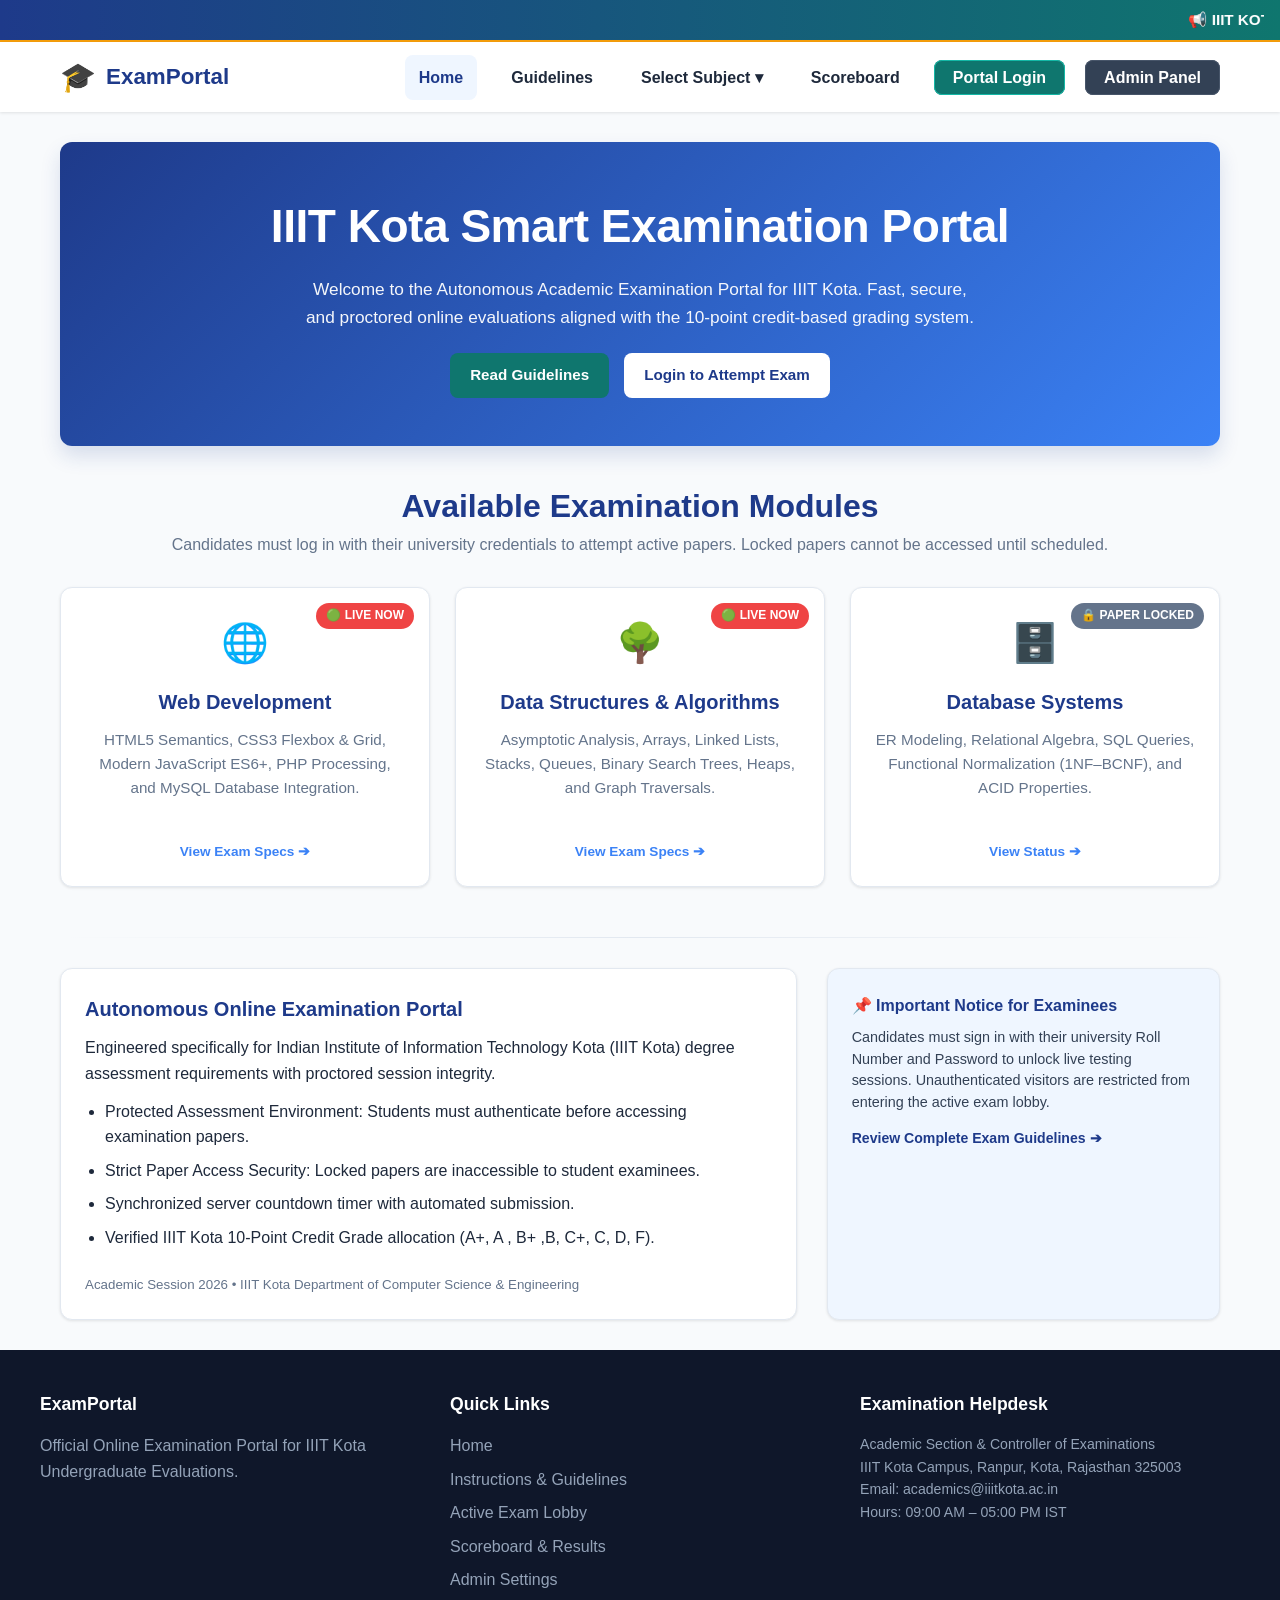
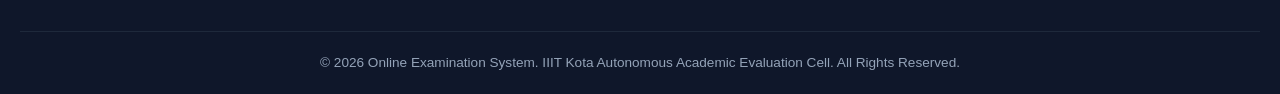
<file: index.html>
<!DOCTYPE html>
<html lang="en">
<head>
    <meta charset="UTF-8">
    <meta http-equiv="refresh" content="0; url=frontend/index.html">
    <title>Redirecting to Online Exam System...</title>
    <script>
        window.location.replace("frontend/index.html");
    </script>
</head>
<body>
    <p>Redirecting to <a href="frontend/index.html">IIIT Kota Online Exam Portal...</a></p>
</body>
</html>
</file>
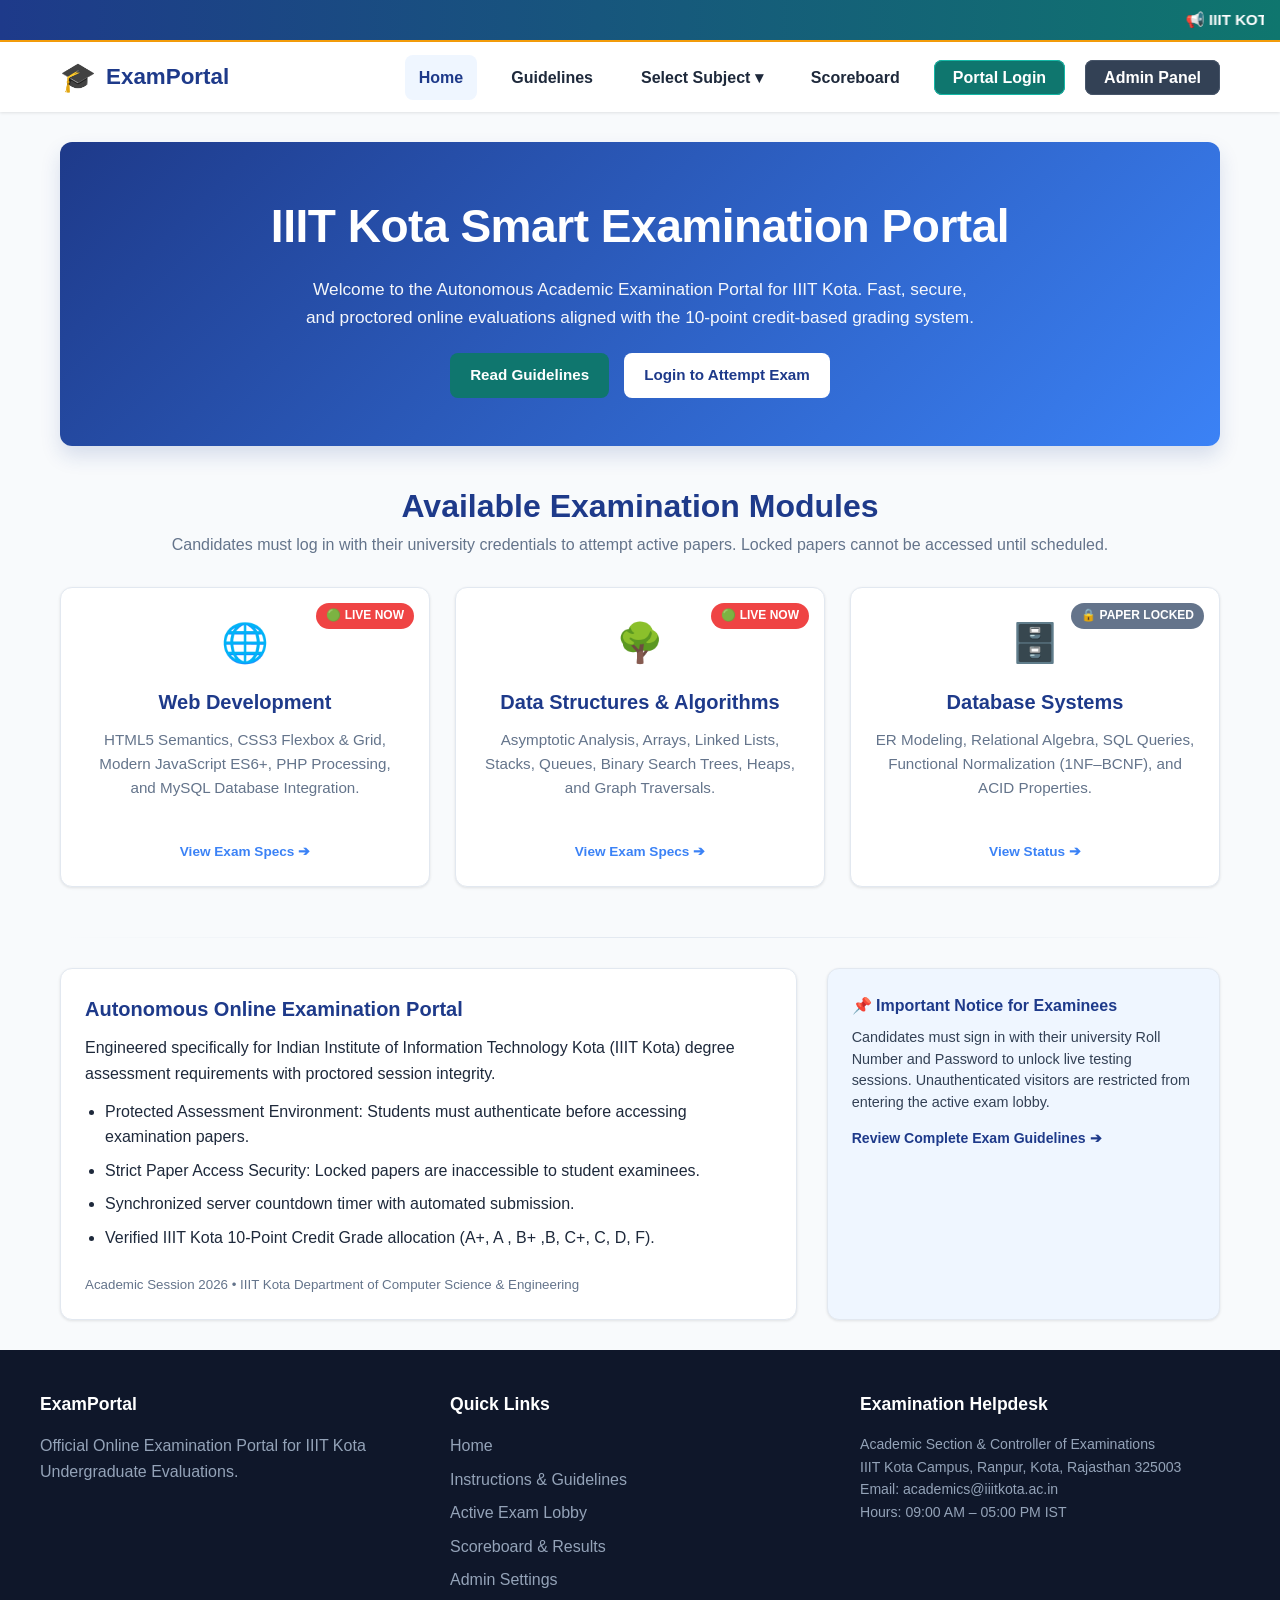
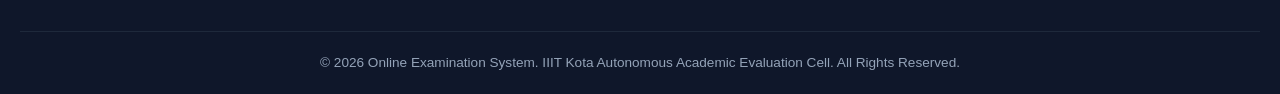
<file: frontend/index.html>
<!DOCTYPE html>
<html lang="en">

<head>
    <meta charset="UTF-8">
    <meta name="viewport" content="width=device-width, initial-scale=1.0">
    <title>IIIT Kota Online Examination Portal | Home</title>
    <link rel="stylesheet" href="css/style.css">
    <link rel="stylesheet" href="css/animations.css">
</head>

<body>

    <!-- Marquee Notice Banner -->
    <div class="notice-marquee-container">
        <marquee behavior="scroll" direction="left" scrollamount="5" onmouseover="this.stop();"
            onmouseout="this.start();">
            📢 <strong>IIIT KOTA EXAM NOTICE:</strong> B.Tech Semester Online Examinations are live! Candidates must
            log in with their Roll Number before attempting an exam. Locked papers are restricted until scheduled
            session commencement.
        </marquee>
    </div>

    <!-- Header & Navigation -->
    <header class="site-header">
        <nav class="navbar">
            <div class="brand-logo">
                <span class="logo-icon">🎓</span>
                <span>ExamPortal</span>
            </div>

            <ul class="nav-links">
                <li class="nav-item"><a href="index.html" class="nav-link active">Home</a></li>
                <li class="nav-item"><a href="instructions.html" class="nav-link">Guidelines</a></li>

                <li class="nav-item dropdown">
                    <a href="#" class="nav-link">Select Subject ▾</a>
                    <ul class="dropdown-menu">
                        <li><a href="login.html?subject=WT">Web Development (CS201) [Live]</a></li>
                        <li><a href="login.html?subject=DS">Data Structures &amp; Algorithms (CS202) [Live]</a></li>
                        <li><a href="exam.html?subject=DBMS">Database Systems (CS203) [Locked]</a></li>
                    </ul>
                </li>

                <li class="nav-item"><a href="results.html" class="nav-link">Scoreboard</a></li>
                <li class="nav-item" id="navAuthSlot">
                    <a href="login.html" class="btn-nav btn-nav-accent hover-scale">Portal Login</a>
                </li>
                <li class="nav-item">
                    <a href="admin.html" class="btn-nav btn-nav-admin hover-scale">Admin Panel</a>
                </li>
            </ul>
        </nav>
    </header>

    <!-- Main Container -->
    <main class="container">

        <!-- Hero Section -->
        <section class="hero-banner animate-fade-in">
            <h1><big>IIIT Kota Smart Examination Portal</big></h1>
            <p>Welcome to the Autonomous Academic Examination Portal for IIIT Kota. Fast, secure, and proctored online
                evaluations aligned with the 10-point credit-based grading system.</p>
            <div class="hero-actions">
                <a href="instructions.html" class="btn btn-secondary hover-scale">Read Guidelines</a>
                <a id="heroActionBtn" href="login.html?subject=WT" class="btn btn-white hover-scale">Login to Attempt
                    Exam</a>
            </div>
        </section>

        <!-- Subject Examination Modules -->
        <section>
            <div class="section-title">
                <h2>Available Examination Modules</h2>
                <p>Candidates must log in with their university credentials to attempt active papers. Locked papers
                    cannot be accessed until scheduled.</p>
            </div>

            <div class="card-grid">

                <!-- Module 1: Web Development -->
                <div class="card-3d-scene">
                    <div class="card-3d-inner">
                        <div class="card-3d-front">
                            <span class="card-badge badge-live">Live Now</span>
                            <div class="card-icon">🌐</div>
                            <h3 class="card-title">Web Development</h3>
                            <p class="card-body">HTML5 Semantics, CSS3 Flexbox &amp; Grid, Modern JavaScript ES6+, PHP
                                Processing, and MySQL Database Integration.</p>
                            <span class="card-link-hint">View Exam Specs ➔</span>
                        </div>
                        <div class="card-3d-back">
                            <h3>CS201 Specifications</h3>
                            <p><strong>Total Marks:</strong> 10 (5 MCQs)<br><strong>Duration:</strong> 10
                                Minutes<br><strong>Status:</strong> Active (Login Required)</p>
                            <a href="login.html?subject=WT" class="btn btn-white hover-scale card-test-btn"
                                data-subject="WT">Login to Start Test</a>
                        </div>
                    </div>
                </div>

                <!-- Module 2: Data Structures & Algorithms -->
                <div class="card-3d-scene">
                    <div class="card-3d-inner">
                        <div class="card-3d-front">
                            <span class="card-badge badge-live">Live Now</span>
                            <div class="card-icon">🌳</div>
                            <h3 class="card-title">Data Structures &amp; Algorithms</h3>
                            <p class="card-body">Asymptotic Analysis, Arrays, Linked Lists, Stacks, Queues, Binary
                                Search Trees, Heaps, and Graph Traversals.</p>
                            <span class="card-link-hint">View Exam Specs ➔</span>
                        </div>
                        <div class="card-3d-back">
                            <h3>CS202 Specifications</h3>
                            <p><strong>Total Marks:</strong> 10 (5 MCQs)<br><strong>Duration:</strong> 10
                                Minutes<br><strong>Status:</strong> Active (Login Required)</p>
                            <a href="login.html?subject=DS" class="btn btn-white hover-scale card-test-btn"
                                data-subject="DS">Login to Start Test</a>
                        </div>
                    </div>
                </div>

                <!-- Module 3: Database Systems (Locked) -->
                <div class="card-3d-scene">
                    <div class="card-3d-inner">
                        <div class="card-3d-front">
                            <span class="card-badge badge-locked">🔒 Paper Locked</span>
                            <div class="card-icon">🗄️</div>
                            <h3 class="card-title">Database Systems</h3>
                            <p class="card-body">ER Modeling, Relational Algebra, SQL Queries, Functional Normalization
                                (1NF–BCNF), and ACID Properties.</p>
                            <span class="card-link-hint">View Status ➔</span>
                        </div>
                        <div class="card-3d-back">
                            <h3>CS203 Locked Paper</h3>
                            <p><strong>Status:</strong> Upcoming / Locked<br><strong>Access:</strong> Restricted to
                                Students<br><strong>Note:</strong> Paper sealed by Admin</p>
                            <a href="exam.html?subject=DBMS" class="btn btn-white hover-scale">View Lock Notice</a>
                        </div>
                    </div>
                </div>

            </div>
        </section>

        <hr class="custom-hr">

        <!-- Info Section -->
        <section class="info-section-grid">
            <article class="ui-card hover-lift info-article">
                <h3 class="card-title">Autonomous Online Examination Portal</h3>
                <p class="mb-12">Engineered specifically for Indian Institute of Information Technology Kota (IIIT
                    Kota) degree assessment requirements with proctored session integrity.</p>
                <ul class="content-list">
                    <li>Protected Assessment Environment: Students must authenticate before accessing examination
                        papers.</li>
                    <li>Strict Paper Access Security: Locked papers are inaccessible to student examinees.</li>
                    <li>Synchronized server countdown timer with automated submission.</li>
                    <li>Verified IIIT Kota 10-Point Credit Grade allocation (A+, A , B+ ,B, C+, C,
                        D, F).</li>
                </ul>
                <small class="text-muted">Academic Session 2026 • IIIT Kota Department of Computer Science &amp;
                    Engineering</small>
            </article>

            <aside class="ui-card hover-lift info-aside">
                <h4 class="primary-color mb-8">📌 Important Notice for Examinees</h4>
                <p class="aside-text">
                    Candidates must sign in with their university Roll Number and Password to unlock live testing
                    sessions. Unauthenticated visitors are restricted from entering the active exam lobby.
                </p>
                <div class="mt-12">
                    <a href="instructions.html" class="aside-link">Review Complete Exam Guidelines ➔</a>
                </div>
            </aside>
        </section>

    </main>

    <!-- Semantic Footer -->
    <footer class="site-footer">
        <div class="footer-container">
            <div class="footer-col">
                <h4>ExamPortal</h4>
                <p>Official Online Examination Portal for IIIT Kota Undergraduate Evaluations.</p>
            </div>
            <div class="footer-col">
                <h4>Quick Links</h4>
                <ul>
                    <li><a href="index.html">Home</a></li>
                    <li><a href="instructions.html">Instructions &amp; Guidelines</a></li>
                    <li><a href="exam.html">Active Exam Lobby</a></li>
                    <li><a href="results.html">Scoreboard &amp; Results</a></li>
                    <li><a href="admin.html">Admin Settings</a></li>
                </ul>
            </div>
            <div class="footer-col">
                <h4>Examination Helpdesk</h4>
                <p class="footer-help-text">
                    Academic Section &amp; Controller of Examinations<br>
                    IIIT Kota Campus, Ranpur, Kota, Rajasthan 325003<br>
                    Email: academics@iiitkota.ac.in<br>
                    Hours: 09:00 AM – 05:00 PM IST
                </p>
            </div>
        </div>
        <div class="footer-bottom">
            &copy; 2026 Online Examination System. IIIT Kota Autonomous Academic Evaluation Cell. All Rights Reserved.
        </div>
    </footer>

    <script src="js/main.js"></script>
</body>

</html>
</file>
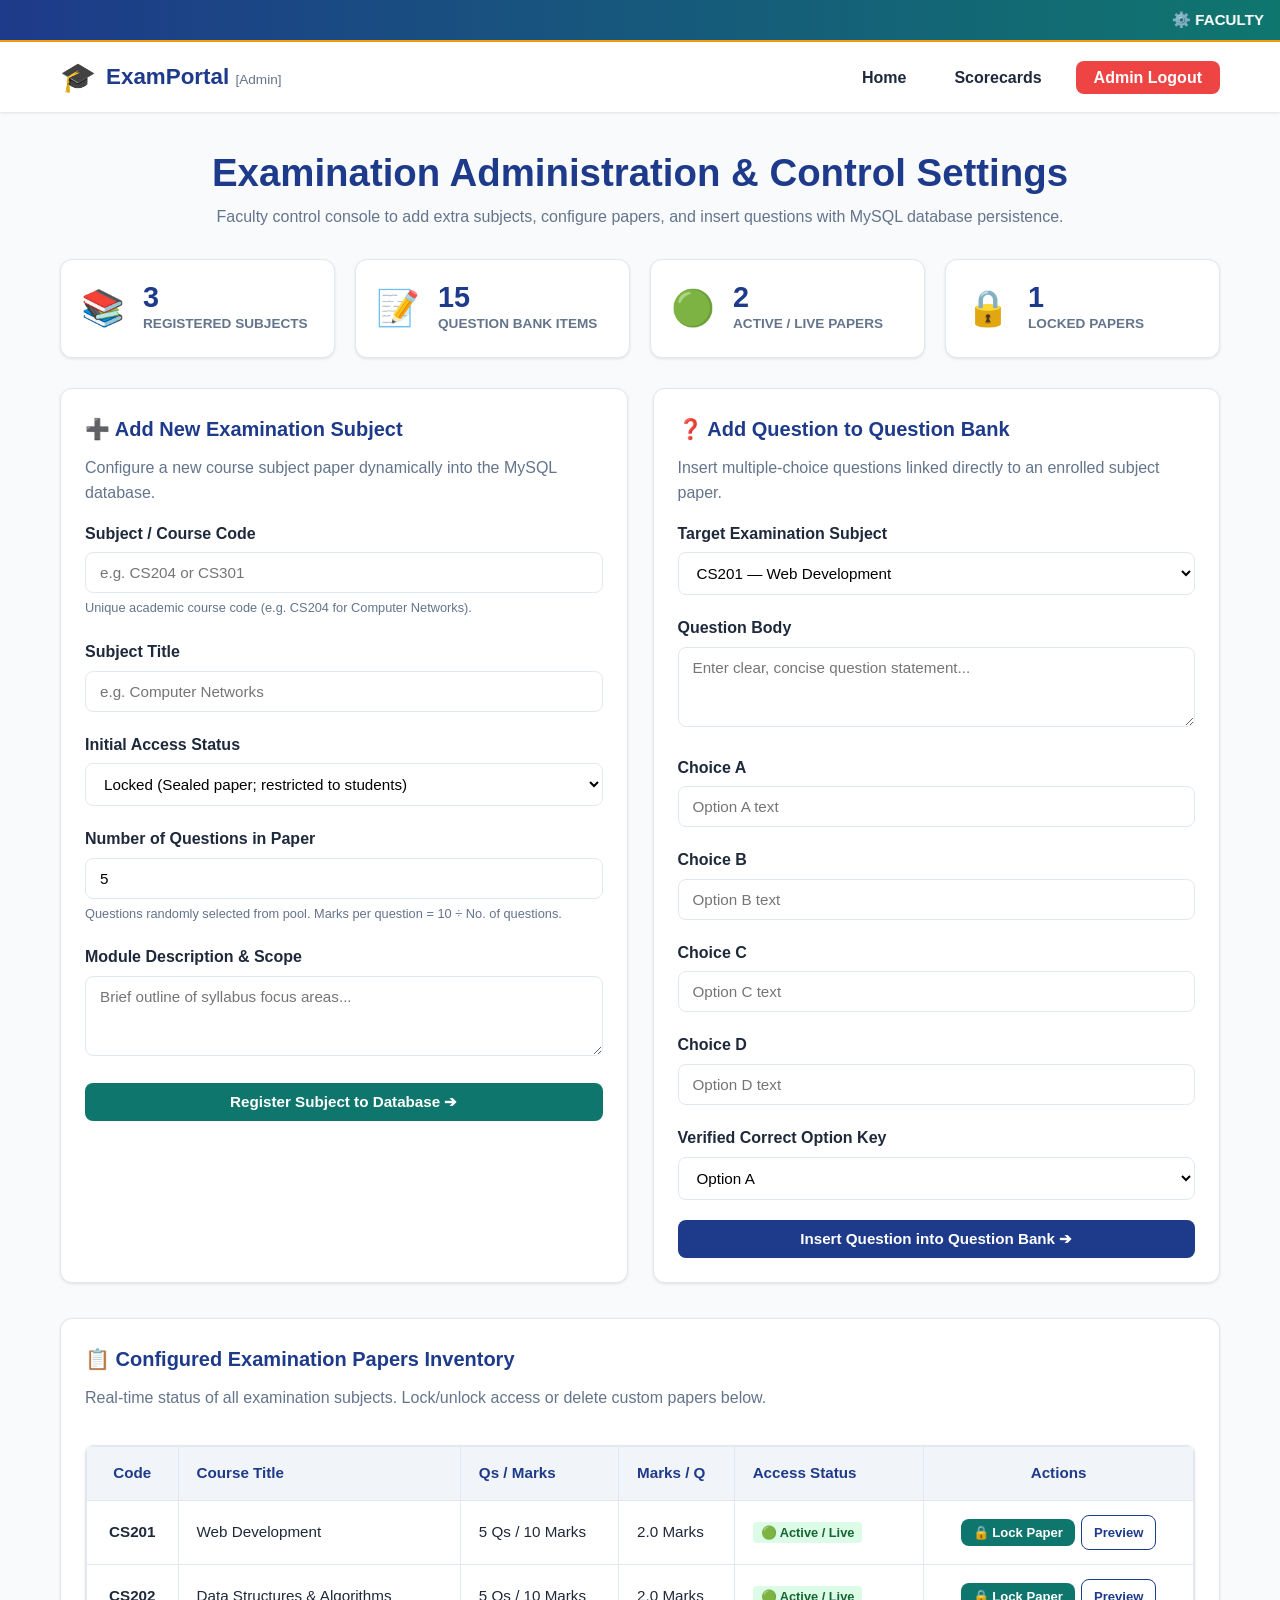
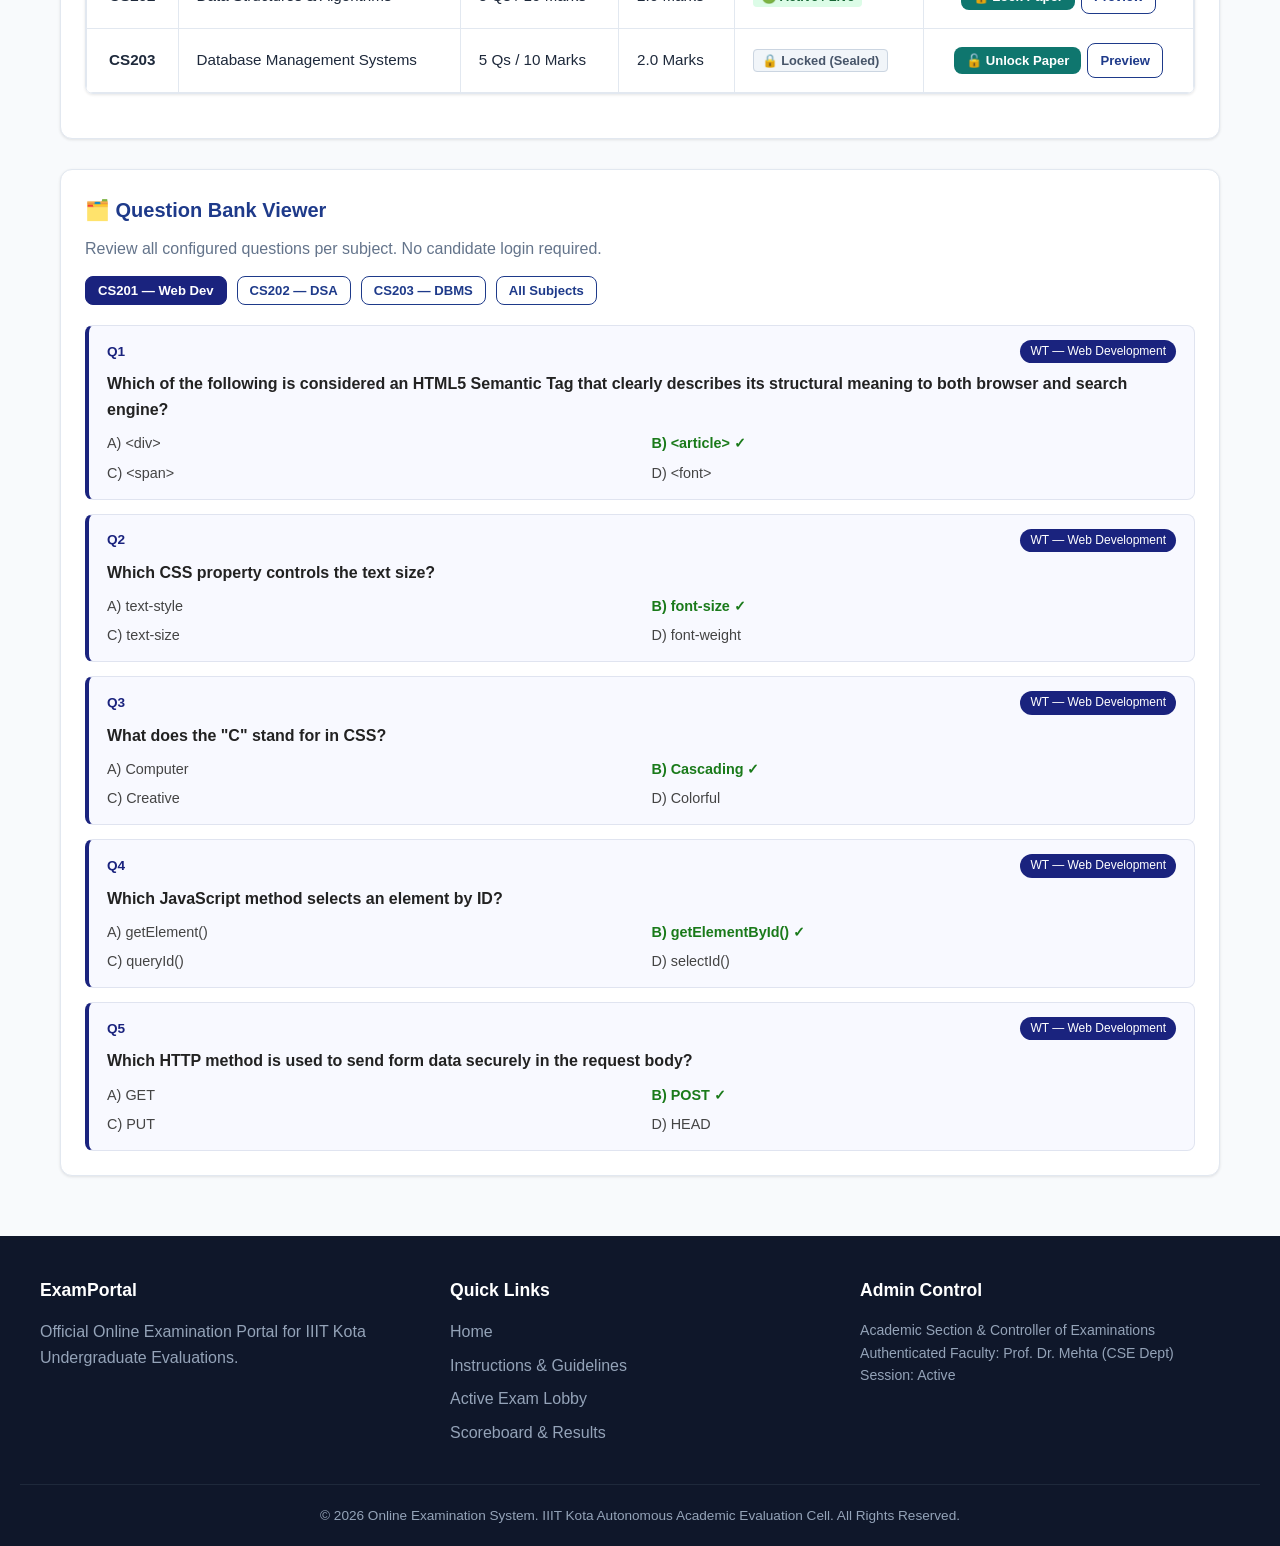
<file: frontend/admin.html>
<!DOCTYPE html>
<html lang="en">

<head>
    <meta charset="UTF-8">
    <meta name="viewport" content="width=device-width, initial-scale=1.0">
    <title>IIIT Kota ExamPortal | Faculty &amp; Admin Settings</title>
    <link rel="stylesheet" href="css/style.css">
    <link rel="stylesheet" href="css/animations.css">
</head>

<body>

    <!-- Marquee Notice -->
    <div class="notice-marquee-container">
        <marquee behavior="scroll" direction="left" scrollamount="5" onmouseover="this.stop();"
            onmouseout="this.start();">
            ⚙️ <strong>FACULTY ADMIN CONSOLE:</strong> Configure examination papers, add dynamic course subjects, insert
            question bank entries, and manage student access permissions.
        </marquee>
    </div>

    <!-- Header & Navigation -->
    <header class="site-header">
        <nav class="navbar">
            <div class="brand-logo">
                <span class="logo-icon">🎓</span>
                <span>ExamPortal <small class="text-muted brand-subtext">[Admin]</small></span>
            </div>
            <ul class="nav-links">
                <li class="nav-item"><a href="index.html" class="nav-link">Home</a></li>
                <li class="nav-item"><a href="results.html" class="nav-link">Scorecards</a></li>
                <li class="nav-item">
                    <a href="#" id="btnAdminLogout" class="btn-nav btn-danger hover-scale">Admin Logout</a>
                </li>
            </ul>
        </nav>
    </header>

    <main class="container">

        <section class="section-title">
            <h2><big>Examination Administration &amp; Control Settings</big></h2>
            <p>Faculty control console to add extra subjects, configure papers, and insert questions with MySQL database
                persistence.</p>
        </section>

        <!-- Admin Overview Metrics -->
        <section class="admin-stats-grid">
            <div class="stat-card hover-lift">
                <div class="stat-icon">📚</div>
                <div>
                    <div class="stat-number" id="statSubjectCount">3</div>
                    <div class="stat-label">Registered Subjects</div>
                </div>
            </div>
            <div class="stat-card hover-lift">
                <div class="stat-icon">📝</div>
                <div>
                    <div class="stat-number" id="statQuestionCount">15</div>
                    <div class="stat-label">Question Bank Items</div>
                </div>
            </div>
            <div class="stat-card hover-lift">
                <div class="stat-icon">🟢</div>
                <div>
                    <div class="stat-number">2</div>
                    <div class="stat-label">Active / Live Papers</div>
                </div>
            </div>
            <div class="stat-card hover-lift">
                <div class="stat-icon">🔒</div>
                <div>
                    <div class="stat-number">1</div>
                    <div class="stat-label">Locked Papers</div>
                </div>
            </div>
        </section>

        <!-- Forms Grid: Add Subject & Add Question -->
        <section class="admin-form-grid">

            <!-- Form 1: Add New Subject -->
            <div class="admin-card hover-lift">
                <h3 class="card-title">➕ Add New Examination Subject</h3>
                <p class="text-muted mb-15">Configure a new course subject paper dynamically into the MySQL database.
                </p>

                <div id="msgSubject" class="hidden"></div>
                <form id="formAddSubject" action="../backend/admin_manage.php" method="POST">
                    <input type="hidden" name="action" value="add_subject">

                    <div class="form-group">
                        <label class="form-label" for="subject_code">Subject / Course Code</label>
                        <input type="text" id="subject_code" name="subject_code" class="form-control"
                            placeholder="e.g. CS204 or CS301" required>
                        <small class="form-hint">Unique academic course code (e.g. CS204 for Computer Networks).</small>
                    </div>

                    <div class="form-group">
                        <label class="form-label" for="subject_name">Subject Title</label>
                        <input type="text" id="subject_name" name="subject_name" class="form-control"
                            placeholder="e.g. Computer Networks" required>
                    </div>

                    <div class="form-group">
                        <label class="form-label" for="subject_status">Initial Access Status</label>
                        <select id="subject_status" name="status" class="form-control">
                            <option value="active">Active (Students can attempt immediately)</option>
                            <option value="locked" selected>Locked (Sealed paper; restricted to students)</option>
                        </select>
                    </div>

                    <div class="form-group">
                        <label class="form-label" for="subject_num_questions">Number of Questions in Paper</label>
                        <input type="number" id="subject_num_questions" name="num_questions" class="form-control"
                            placeholder="e.g. 5" min="1" max="50" value="5">
                        <small class="form-hint">Questions randomly selected from pool. Marks per question = 10 ÷ No. of questions.</small>
                    </div>

                    <div class="form-group">
                        <label class="form-label" for="subject_desc">Module Description &amp; Scope</label>
                        <textarea id="subject_desc" name="description" class="form-control"
                            placeholder="Brief outline of syllabus focus areas..."></textarea>
                    </div>

                    <button type="submit" class="btn btn-secondary btn-block hover-scale">
                        Register Subject to Database ➔
                    </button>
                </form>
            </div>

            <!-- Form 2: Add Question to Question Bank -->
            <div class="admin-card hover-lift">
                <h3 class="card-title">❓ Add Question to Question Bank</h3>
                <p class="text-muted mb-15">Insert multiple-choice questions linked directly to an enrolled subject
                    paper.</p>

                <div id="msgQuestion" class="hidden"></div>
                <form id="formAddQuestion" action="../backend/admin_manage.php" method="POST">
                    <input type="hidden" name="action" value="add_question">

                    <div class="form-group">
                        <label class="form-label" for="target_subject">Target Examination Subject</label>
                        <select id="target_subject" name="subject_code" class="form-control" required>
                            <option value="WT">CS201 — Web Development</option>
                            <option value="DS">CS202 — Data Structures &amp; Algorithms</option>
                            <option value="DBMS">CS203 — Database Management Systems</option>
                        </select>
                    </div>

                    <div class="form-group">
                        <label class="form-label" for="question_text">Question Body</label>
                        <textarea id="question_text" name="question_text" class="form-control"
                            placeholder="Enter clear, concise question statement..." required></textarea>
                    </div>

                    <div class="form-group">
                        <label class="form-label" for="opt_a">Choice A</label>
                        <input type="text" id="opt_a" name="opt_a" class="form-control" placeholder="Option A text"
                            required>
                    </div>

                    <div class="form-group">
                        <label class="form-label" for="opt_b">Choice B</label>
                        <input type="text" id="opt_b" name="opt_b" class="form-control" placeholder="Option B text"
                            required>
                    </div>

                    <div class="form-group">
                        <label class="form-label" for="opt_c">Choice C</label>
                        <input type="text" id="opt_c" name="opt_c" class="form-control" placeholder="Option C text"
                            required>
                    </div>

                    <div class="form-group">
                        <label class="form-label" for="opt_d">Choice D</label>
                        <input type="text" id="opt_d" name="opt_d" class="form-control" placeholder="Option D text"
                            required>
                    </div>

                    <div class="form-group">
                        <label class="form-label" for="correct_opt">Verified Correct Option Key</label>
                        <select id="correct_opt" name="correct_opt" class="form-control" required>
                            <option value="A">Option A</option>
                            <option value="B">Option B</option>
                            <option value="C">Option C</option>
                            <option value="D">Option D</option>
                        </select>
                    </div>

                    <button type="submit" class="btn btn-primary btn-block hover-scale">
                        Insert Question into Question Bank ➔
                    </button>
                </form>
            </div>

        </section>

        <!-- Current Configured Subjects Inventory Table -->
        <section class="ui-card hover-lift mb-30">
            <h3 class="card-title">📋 Configured Examination Papers Inventory</h3>
            <p class="text-muted mb-15">Real-time status of all examination subjects. Lock/unlock access or delete custom papers below.</p>

            <div class="table-responsive">
                <table class="custom-table" id="subjectsInventoryTable">
                    <thead>
                        <tr>
                            <th class="text-center">Code</th>
                            <th>Course Title</th>
                            <th>Qs / Marks</th>
                            <th>Marks / Q</th>
                            <th>Access Status</th>
                            <th class="text-center">Actions</th>
                        </tr>
                    </thead>
                    <tbody id="subjectsTbody">
                        <!-- CS201 — Web Development (Always Active) -->
                        <tr data-base-code="WT">
                            <td class="text-center"><strong>CS201</strong></td>
                            <td>Web Development</td>
                            <td><span id="qs_WT">5 Qs / 10 Marks</span></td>
                            <td><span id="mpq_WT">2.0 Marks</span></td>
                            <td><span id="badge_WT" class="badge-status-active">🟢 Active / Live</span></td>
                            <td class="text-center">
                                <div class="action-btn-group">
                                    <button class="btn btn-secondary btn-sm hover-scale" id="btnToggleWT" data-code="WT" data-type="base">🔒 Lock Paper</button>
                                    <a href="exam.html?subject=WT" class="btn btn-outline btn-sm">Preview</a>
                                </div>
                            </td>
                        </tr>
                        <!-- CS202 — Data Structures -->
                        <tr data-base-code="DS">
                            <td class="text-center"><strong>CS202</strong></td>
                            <td>Data Structures &amp; Algorithms</td>
                            <td><span id="qs_DS">5 Qs / 10 Marks</span></td>
                            <td><span id="mpq_DS">2.0 Marks</span></td>
                            <td><span id="badge_DS" class="badge-status-active">🟢 Active / Live</span></td>
                            <td class="text-center">
                                <div class="action-btn-group">
                                    <button class="btn btn-secondary btn-sm hover-scale" id="btnToggleDS" data-code="DS" data-type="base">🔒 Lock Paper</button>
                                    <a href="exam.html?subject=DS" class="btn btn-outline btn-sm">Preview</a>
                                </div>
                            </td>
                        </tr>
                        <!-- CS203 — DBMS (Locked by default) -->
                        <tr>
                            <td class="text-center"><strong>CS203</strong></td>
                            <td>Database Management Systems</td>
                            <td><span id="qs_DBMS">5 Qs / 10 Marks</span></td>
                            <td><span id="mpq_DBMS">2.0 Marks</span></td>
                            <td><span id="badge_DBMS" class="badge-status-locked">🔒 Locked (Sealed)</span></td>
                            <td class="text-center">
                                <div class="action-btn-group">
                                    <form id="formToggleDBMS" action="../backend/admin_manage.php" method="POST" class="form-inline">
                                        <input type="hidden" name="action" value="toggle_status">
                                        <input type="hidden" name="subject_code" value="DBMS">
                                        <button type="submit" id="btnToggleDBMS" class="btn btn-secondary btn-sm hover-scale">🔓 Unlock Paper</button>
                                    </form>
                                    <a href="exam.html?subject=DBMS" class="btn btn-outline btn-sm">Preview</a>
                                </div>
                            </td>
                        </tr>
                        <!-- Extra custom subjects injected here by JS -->
                    </tbody>
                </table>
            </div>
        </section>

        <!-- Dynamic Subject Registry (extra container, now unused for rows — rows go into tbody above) -->
        <div id="extraSubjectsContainer"></div>

        <!-- Question Bank Viewer -->
        <section class="ui-card hover-lift mb-30">
            <h3 class="card-title">🗂️ Question Bank Viewer</h3>
            <p class="text-muted mb-15">Review all configured questions per subject. No candidate login required.</p>

            <!-- Subject filter tabs -->
            <div class="admin-tab-bar">
                <button class="btn btn-outline btn-sm admin-tab-btn active-tab" data-filter="WT">CS201 — Web Dev</button>
                <button class="btn btn-outline btn-sm admin-tab-btn" data-filter="DS">CS202 — DSA</button>
                <button class="btn btn-outline btn-sm admin-tab-btn" data-filter="DBMS">CS203 — DBMS</button>
                <button class="btn btn-outline btn-sm admin-tab-btn" data-filter="ALL">All Subjects</button>
            </div>

            <div id="qbankList" class="qbank-list">
                <!-- Rendered by main.js -->
                <p class="text-muted">Loading question bank...</p>
            </div>
        </section>

    </main>

    <!-- Semantic Footer -->
    <footer class="site-footer">
        <div class="footer-container">
            <div class="footer-col">
                <h4>ExamPortal</h4>
                <p>Official Online Examination Portal for IIIT Kota Undergraduate Evaluations.</p>
            </div>
            <div class="footer-col">
                <h4>Quick Links</h4>
                <ul>
                    <li><a href="index.html">Home</a></li>
                    <li><a href="instructions.html">Instructions &amp; Guidelines</a></li>
                    <li><a href="exam.html">Active Exam Lobby</a></li>
                    <li><a href="results.html">Scoreboard &amp; Results</a></li>
                </ul>
            </div>
            <div class="footer-col">
                <h4>Admin Control</h4>
                <p class="footer-help-text">
                    Academic Section &amp; Controller of Examinations<br>
                    Authenticated Faculty: Prof. Dr. Mehta (CSE Dept)<br>
                    Session: Active
                </p>
            </div>
        </div>
        <div class="footer-bottom">
            &copy; 2026 Online Examination System. IIIT Kota Autonomous Academic Evaluation Cell. All Rights Reserved.
        </div>
    </footer>

    <script src="js/main.js"></script>
</body>

</html>
</file>
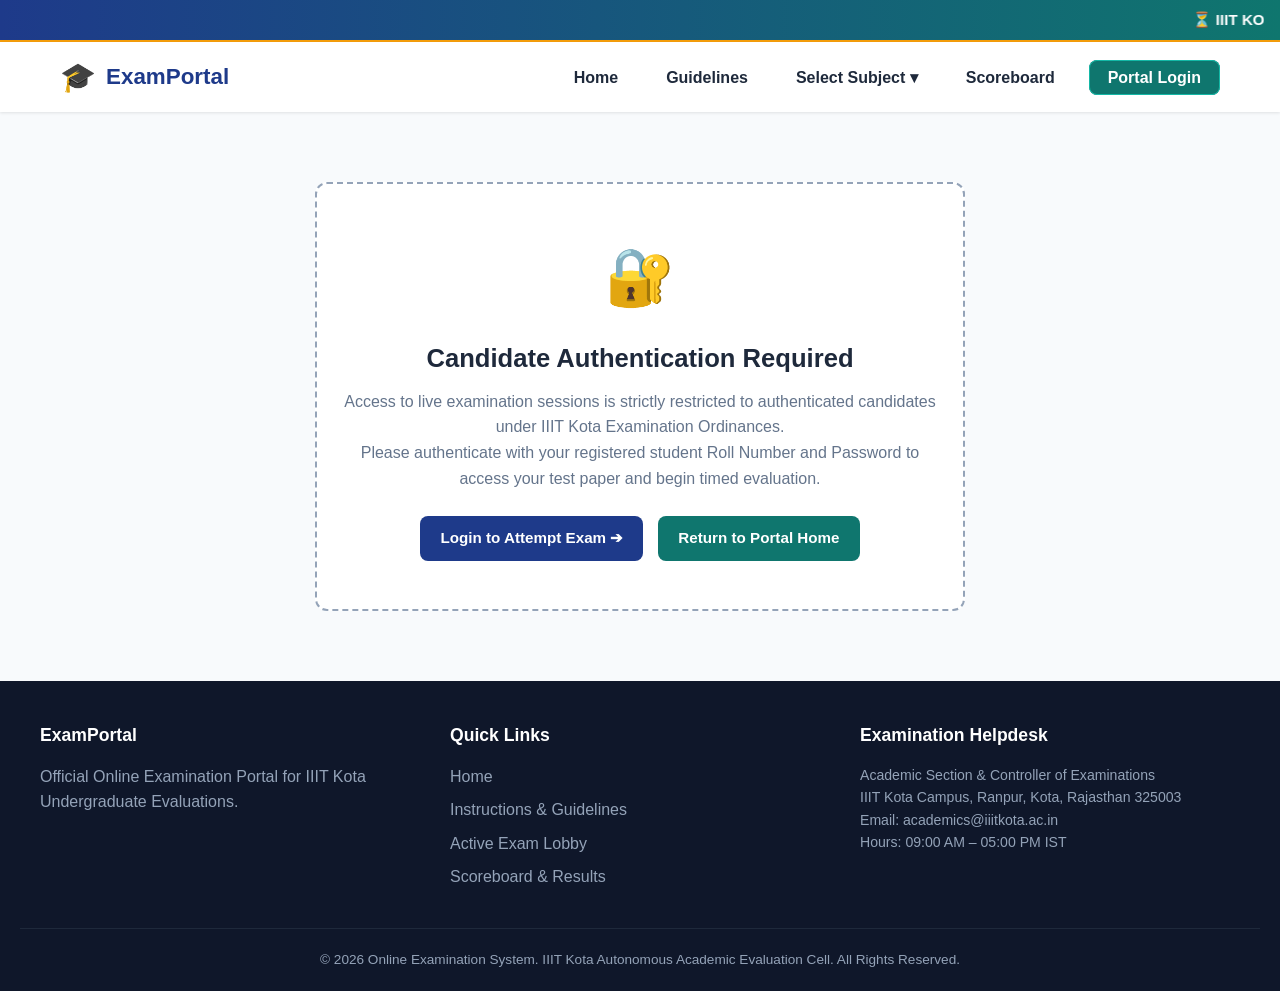
<file: frontend/exam.html>
<!DOCTYPE html>
<html lang="en">

<head>
    <meta charset="UTF-8">
    <meta name="viewport" content="width=device-width, initial-scale=1.0">
    <title>Online Exam System | Active Test Session</title>
    <link rel="stylesheet" href="css/style.css">
    <link rel="stylesheet" href="css/animations.css">
</head>

<body>

    <!-- Notice Banner -->
    <div class="notice-marquee-container">
        <marquee behavior="scroll" direction="left" scrollamount="5" onmouseover="this.stop();"
            onmouseout="this.start();">
            ⏳ <strong>IIIT KOTA PROCTORED TEST SESSION:</strong> Timer is active. Automatic submission executes when
            countdown concludes. Ensure all questions are answered!
        </marquee>
    </div>

    <!-- Header & Navigation -->
    <header class="site-header">
        <nav class="navbar">
            <div class="brand-logo">
                <span class="logo-icon">🎓</span>
                <span>ExamPortal</span>
            </div>
            <ul class="nav-links">
                <li class="nav-item"><a href="index.html" class="nav-link">Home</a></li>
                <li class="nav-item"><a href="instructions.html" class="nav-link">Guidelines</a></li>
                <li class="nav-item dropdown">
                    <a href="#" class="nav-link">Select Subject ▾</a>
                    <ul class="dropdown-menu">
                        <li><a href="exam.html?subject=WT">Web Development (CS201)</a></li>
                        <li><a href="exam.html?subject=DS">Data Structures &amp; Algorithms (CS202)</a></li>
                        <li><a href="exam.html?subject=DBMS">Database Systems (CS203) [Locked]</a></li>
                    </ul>
                </li>
                <li class="nav-item"><a href="results.html" class="nav-link">Scoreboard</a></li>
                <li class="nav-item" id="navAuthSlot">
                    <a href="login.html" class="btn-nav btn-nav-accent hover-scale">Portal Login</a>
                </li>
            </ul>
        </nav>
    </header>

    <!-- Sticky Timer Bar -->
    <aside id="timerBar" class="sticky-timer-bar">
        <div>
            <strong>Candidate:</strong> <span id="candidateDisplay">21CS101 (Rahul Sharma)</span>
        </div>
        <div class="timer-display pulse-warning">
            ⏱️ Time Remaining: <span id="timerText">10:00</span>
        </div>
    </aside>

    <main class="container">

        <!-- AUTHENTICATION REQUIRED NOTICE (Option 2: Protected Mode) -->
        <section id="loginRequiredNotice" class="locked-paper-box animate-fade-in hidden">
            <div class="locked-icon">🔐</div>
            <h2 class="locked-title">Candidate Authentication Required</h2>
            <p class="locked-desc">
                Access to live examination sessions is strictly restricted to authenticated candidates under IIIT Kota
                Examination Ordinances.<br>
                Please authenticate with your registered student Roll Number and Password to access your test paper and
                begin timed evaluation.
            </p>
            <div class="hero-actions">
                <a id="btnAuthLogin" href="login.html" class="btn btn-primary hover-scale">Login to Attempt Exam ➔</a>
                <a href="index.html" class="btn btn-secondary hover-scale">Return to Portal Home</a>
            </div>
        </section>

        <!-- LOCKED PAPER RESTRICTION NOTICE (Displayed if paper is locked) -->
        <section id="lockedPaperNotice" class="locked-paper-box animate-fade-in hidden">
            <div class="locked-icon">🔒</div>
            <h2 class="locked-title">Examination Paper Locked</h2>
            <p class="locked-desc">
                <strong id="lockedSubjectTitle">CS203: Database Management Systems</strong> is currently
                <strong>locked and sealed</strong>.<br>
                Students are strictly restricted from accessing this examination paper until officially scheduled
                and unlocked by the faculty administrator.
            </p>
            <div class="hero-actions">
                <a href="index.html" class="btn btn-primary hover-scale">Return to Exam Portal</a>
                <a href="instructions.html" class="btn btn-secondary hover-scale">Review Guidelines</a>
            </div>
        </section>

        <!-- ACTIVE EXAMINATION FORM -->
        <form id="examForm" action="../backend/submit_exam.php" method="POST">

            <input type="hidden" id="formSubject" name="subject" value="Web Development">
            <input type="hidden" id="formSubjectCode" name="subject_code" value="WT">
            <input type="hidden" id="formRollNo" name="roll_no" value="21CS101">

            <!-- ========================================================
                 SUBJECT 1: WEB DEVELOPMENT (CS201) QUESTIONS
                 ======================================================== -->
            <div id="sectionWebDev">

                <!-- Q1: HTML Semantic Tags -->
                <article class="ui-card hover-lift question-card">
                    <div class="question-header">
                        <span class="question-number">Question 1 of 5 (Web Development)</span>
                        <span class="question-points">+2.0 Marks</span>
                    </div>
                    <p class="question-text">
                        Which of the following is considered an HTML5 <strong>Semantic Tag</strong> that clearly
                        describes its structural meaning to both browser and search engine?
                    </p>
                    <div class="option-card">
                        <input type="radio" id="wt_q1_a" name="q1" value="A" required>
                        <label for="wt_q1_a">A) &lt;div&gt;</label>
                    </div>
                    <div class="option-card">
                        <input type="radio" id="wt_q1_b" name="q1" value="B">
                        <label for="wt_q1_b">B) &lt;article&gt;</label>
                    </div>
                    <div class="option-card">
                        <input type="radio" id="wt_q1_c" name="q1" value="C">
                        <label for="wt_q1_c">C) &lt;span&gt;</label>
                    </div>
                    <div class="option-card">
                        <input type="radio" id="wt_q1_d" name="q1" value="D">
                        <label for="wt_q1_d">D) &lt;font&gt;</label>
                    </div>
                </article>

                <!-- Q2: Subscript & Superscript Formatting Tags -->
                <article class="ui-card hover-lift question-card">
                    <div class="question-header">
                        <span class="question-number">Question 2 of 5 (Web Development)</span>
                        <span class="question-points">+2.0 Marks</span>
                    </div>
                    <p class="question-text">
                        In HTML5 markup, which pair of tags is correctly applied to render chemical formulas such as
                        H<sub>2</sub>O and algebraic polynomial powers such as (a + b)<sup>2</sup>?
                    </p>
                    <p class="question-hint">
                        Technical Reference: Subscripts position characters slightly below the normal line, while
                        superscripts position characters above.
                    </p>
                    <div class="option-card">
                        <input type="radio" id="wt_q2_a" name="q2" value="A" required>
                        <label for="wt_q2_a">A) H&lt;sub&gt;2&lt;/sub&gt;O and (a+b)&lt;sup&gt;2&lt;/sup&gt;</label>
                    </div>
                    <div class="option-card">
                        <input type="radio" id="wt_q2_b" name="q2" value="B">
                        <label for="wt_q2_b">B) H&lt;sup&gt;2&lt;/sup&gt;O and (a+b)&lt;sub&gt;2&lt;/sub&gt;</label>
                    </div>
                    <div class="option-card">
                        <input type="radio" id="wt_q2_c" name="q2" value="C">
                        <label for="wt_q2_c">C) H2O and (a+b)^2 using unformatted plain text</label>
                    </div>
                    <div class="option-card">
                        <input type="radio" id="wt_q2_d" name="q2" value="D">
                        <label for="wt_q2_d">D) H&lt;big&gt;2&lt;/big&gt;O and
                            (a+b)&lt;small&gt;2&lt;/small&gt;</label>
                    </div>
                </article>

                <!-- Q3: Code Analysis using <pre> -->
                <article class="ui-card hover-lift question-card">
                    <div class="question-header">
                        <span class="question-number">Question 3 of 5 (Web Development)</span>
                        <span class="question-points">+2.0 Marks</span>
                    </div>
                    <p class="question-text">
                        Analyze the following CSS snippet inside the preformatted code block. What visual effect does
                        this property create on an HTML element?
                    </p>
                    <pre class="code-block">
.exam-badge {
    transform: rotateY(180deg);
    perspective: 1000px;
    transition: transform 0.6s ease;
}
                    </pre>
                    <div class="option-card">
                        <input type="radio" id="wt_q3_a" name="q3" value="A" required>
                        <label for="wt_q3_a">A) 2D vertical translation along Y-axis</label>
                    </div>
                    <div class="option-card">
                        <input type="radio" id="wt_q3_b" name="q3" value="B">
                        <label for="wt_q3_b">B) 3D horizontal flip rotation along the Y-axis</label>
                    </div>
                    <div class="option-card">
                        <input type="radio" id="wt_q3_c" name="q3" value="C">
                        <label for="wt_q3_c">C) Scales element size by 180 percent</label>
                    </div>
                    <div class="option-card">
                        <input type="radio" id="wt_q3_d" name="q3" value="D">
                        <label for="wt_q3_d">D) Changes display property to inline-block</label>
                    </div>
                </article>

                <!-- Q4: HTML Tables & Rowspan -->
                <article class="ui-card hover-lift question-card">
                    <div class="question-header">
                        <span class="question-number">Question 4 of 5 (Web Development)</span>
                        <span class="question-points">+2.0 Marks</span>
                    </div>
                    <p class="question-text">
                        Which HTML attribute is used within a <code>&lt;td&gt;</code> or <code>&lt;th&gt;</code>
                        element to merge two or more adjacent cells vertically across rows?
                    </p>
                    <div class="option-card">
                        <input type="radio" id="wt_q4_a" name="q4" value="A" required>
                        <label for="wt_q4_a">A) colspan</label>
                    </div>
                    <div class="option-card">
                        <input type="radio" id="wt_q4_b" name="q4" value="B">
                        <label for="wt_q4_b">B) rowspan</label>
                    </div>
                    <div class="option-card">
                        <input type="radio" id="wt_q4_c" name="q4" value="C">
                        <label for="wt_q4_c">C) cellmerge</label>
                    </div>
                    <div class="option-card">
                        <input type="radio" id="wt_q4_d" name="q4" value="D">
                        <label for="wt_q4_d">D) vspan</label>
                    </div>
                </article>

                <!-- Q5: Stacking Context & z-index -->
                <article class="ui-card hover-lift question-card">
                    <div class="question-header">
                        <span class="question-number">Question 5 of 5 (Web Development)</span>
                        <span class="question-points">+2.0 Marks</span>
                    </div>
                    <p class="question-text">
                        For the CSS property <code>z-index: 999</code> to properly affect an element's stacking
                        order, which condition MUST be satisfied?
                    </p>
                    <div class="option-card">
                        <input type="radio" id="wt_q5_a" name="q5" value="A" required>
                        <label for="wt_q5_a">A) The element must have a defined <code>position</code> (relative,
                            absolute, fixed, or sticky)</label>
                    </div>
                    <div class="option-card">
                        <input type="radio" id="wt_q5_b" name="q5" value="B">
                        <label for="wt_q5_b">B) The element must be a table cell with <code>colspan</code></label>
                    </div>
                    <div class="option-card">
                        <input type="radio" id="wt_q5_c" name="q5" value="C">
                        <label for="wt_q5_c">C) The element must contain a <code>&lt;marquee&gt;</code> tag</label>
                    </div>
                    <div class="option-card">
                        <input type="radio" id="wt_q5_d" name="q5" value="D">
                        <label for="wt_q5_d">D) The element's opacity must be set to 0.5</label>
                    </div>
                </article>

            </div>

            <!-- ========================================================
                 SUBJECT 2: DATA STRUCTURES & ALGORITHMS (CS202) QUESTIONS
                 ======================================================== -->
            <div id="sectionDSA" class="hidden">

                <!-- DSA Q1: Quick Sort Time Complexity -->
                <article class="ui-card hover-lift question-card">
                    <div class="question-header">
                        <span class="question-number">Question 1 of 5 (Data Structures &amp; Algorithms)</span>
                        <span class="question-points">+2.0 Marks</span>
                    </div>
                    <p class="question-text">
                        What is the worst-case time complexity of the standard <strong>Quick Sort</strong> algorithm
                        when the chosen pivot is repeatedly the smallest or largest element?
                    </p>
                    <div class="option-card">
                        <input type="radio" id="ds_q1_a" name="ds_q1" value="A">
                        <label for="ds_q1_a">A) O(N log N)</label>
                    </div>
                    <div class="option-card">
                        <input type="radio" id="ds_q1_b" name="ds_q1" value="B">
                        <label for="ds_q1_b">B) O(N<sup>2</sup>)</label>
                    </div>
                    <div class="option-card">
                        <input type="radio" id="ds_q1_c" name="ds_q1" value="C">
                        <label for="ds_q1_c">C) O(N)</label>
                    </div>
                    <div class="option-card">
                        <input type="radio" id="ds_q1_d" name="ds_q1" value="D">
                        <label for="ds_q1_d">D) O(log N)</label>
                    </div>
                </article>

                <!-- DSA Q2: LIFO Stack Operations -->
                <article class="ui-card hover-lift question-card">
                    <div class="question-header">
                        <span class="question-number">Question 2 of 5 (Data Structures &amp; Algorithms)</span>
                        <span class="question-points">+2.0 Marks</span>
                    </div>
                    <p class="question-text">
                        Which linear data structure strictly enforces the <strong>Last-In-First-Out (LIFO)</strong>
                        principle and is directly utilized by compilers for recursion and function call stack
                        management?
                    </p>
                    <div class="option-card">
                        <input type="radio" id="ds_q2_a" name="ds_q2" value="A">
                        <label for="ds_q2_a">A) Queue</label>
                    </div>
                    <div class="option-card">
                        <input type="radio" id="ds_q2_b" name="ds_q2" value="B">
                        <label for="ds_q2_b">B) Stack</label>
                    </div>
                    <div class="option-card">
                        <input type="radio" id="ds_q2_c" name="ds_q2" value="C">
                        <label for="ds_q2_c">C) Singly Linked List</label>
                    </div>
                    <div class="option-card">
                        <input type="radio" id="ds_q2_d" name="ds_q2" value="D">
                        <label for="ds_q2_d">D) Hash Table</label>
                    </div>
                </article>

                <!-- DSA Q3: BST In-Order Property -->
                <article class="ui-card hover-lift question-card">
                    <div class="question-header">
                        <span class="question-number">Question 3 of 5 (Data Structures &amp; Algorithms)</span>
                        <span class="question-points">+2.0 Marks</span>
                    </div>
                    <p class="question-text">
                        In a valid <strong>Binary Search Tree (BST)</strong>, what mathematical property MUST all
                        keys stored in the left subtree of any given node $X$ satisfy?
                    </p>
                    <div class="option-card">
                        <input type="radio" id="ds_q3_a" name="ds_q3" value="A">
                        <label for="ds_q3_a">A) All left keys must be strictly greater than $X$</label>
                    </div>
                    <div class="option-card">
                        <input type="radio" id="ds_q3_b" name="ds_q3" value="B">
                        <label for="ds_q3_b">B) All left keys must be strictly less than $X$</label>
                    </div>
                    <div class="option-card">
                        <input type="radio" id="ds_q3_c" name="ds_q3" value="C">
                        <label for="ds_q3_c">C) All left keys must equal $2 \times X$</label>
                    </div>
                    <div class="option-card">
                        <input type="radio" id="ds_q3_d" name="ds_q3" value="D">
                        <label for="ds_q3_d">D) There is no structural ordering constraint</label>
                    </div>
                </article>

                <!-- DSA Q4: Doubly Linked List Pointers -->
                <article class="ui-card hover-lift question-card">
                    <div class="question-header">
                        <span class="question-number">Question 4 of 5 (Data Structures &amp; Algorithms)</span>
                        <span class="question-points">+2.0 Marks</span>
                    </div>
                    <p class="question-text">
                        In memory representation, what is the minimum number of pointer fields required inside a
                        standard node of a <strong>Doubly Linked List</strong>?
                    </p>
                    <div class="option-card">
                        <input type="radio" id="ds_q4_a" name="ds_q4" value="A">
                        <label for="ds_q4_a">A) 1 pointer (next only)</label>
                    </div>
                    <div class="option-card">
                        <input type="radio" id="ds_q4_b" name="ds_q4" value="B">
                        <label for="ds_q4_b">B) 2 pointers (previous and next)</label>
                    </div>
                    <div class="option-card">
                        <input type="radio" id="ds_q4_c" name="ds_q4" value="C">
                        <label for="ds_q4_c">C) 3 pointers (prev, next, parent)</label>
                    </div>
                    <div class="option-card">
                        <input type="radio" id="ds_q4_d" name="ds_q4" value="D">
                        <label for="ds_q4_d">D) 4 pointers (quad-linked)</label>
                    </div>
                </article>

                <!-- DSA Q5: BFS Graph Traversal Data Structure -->
                <article class="ui-card hover-lift question-card">
                    <div class="question-header">
                        <span class="question-number">Question 5 of 5 (Data Structures &amp; Algorithms)</span>
                        <span class="question-points">+2.0 Marks</span>
                    </div>
                    <p class="question-text">
                        Which auxiliary data structure is primarily utilized by the <strong>Breadth-First Search
                            (BFS)</strong> graph traversal algorithm to visit vertices level-by-level?
                    </p>
                    <div class="option-card">
                        <input type="radio" id="ds_q5_a" name="ds_q5" value="A">
                        <label for="ds_q5_a">A) Queue (FIFO)</label>
                    </div>
                    <div class="option-card">
                        <input type="radio" id="ds_q5_b" name="ds_q5" value="B">
                        <label for="ds_q5_b">B) Stack (LIFO)</label>
                    </div>
                    <div class="option-card">
                        <input type="radio" id="ds_q5_c" name="ds_q5" value="C">
                        <label for="ds_q5_c">C) Min-Heap</label>
                    </div>
                    <div class="option-card">
                        <input type="radio" id="ds_q5_d" name="ds_q5" value="D">
                        <label for="ds_q5_d">D) Disjoint Set Union (DSU)</label>
                    </div>
                </article>

            </div>

            <hr class="custom-hr">

            <!-- ========================================================
                 SUBJECT 3: DATABASE MANAGEMENT SYSTEMS (CS203) QUESTIONS (Unlocked by Faculty)
                 ======================================================== -->
            <div id="sectionDBMS" class="hidden">

                <!-- DBMS Q1: ER Modeling -->
                <article class="ui-card hover-lift question-card">
                    <div class="question-header">
                        <span class="question-number">Question 1 of 5 (Database Systems)</span>
                        <span class="question-points">+2.0 Marks</span>
                    </div>
                    <p class="question-text">
                        In an Entity-Relationship (ER) model diagram, which geometric shape represents a <strong>Relationship Type</strong> connecting entities?
                    </p>
                    <div class="option-card">
                        <input type="radio" id="db_q1_a" name="db_q1" value="A">
                        <label for="db_q1_a">A) Rectangle</label>
                    </div>
                    <div class="option-card">
                        <input type="radio" id="db_q1_b" name="db_q1" value="B">
                        <label for="db_q1_b">B) Diamond</label>
                    </div>
                    <div class="option-card">
                        <input type="radio" id="db_q1_c" name="db_q1" value="C">
                        <label for="db_q1_c">C) Ellipse</label>
                    </div>
                    <div class="option-card">
                        <input type="radio" id="db_q1_d" name="db_q1" value="D">
                        <label for="db_q1_d">D) Double Oval</label>
                    </div>
                </article>

                <!-- DBMS Q2: Normalization -->
                <article class="ui-card hover-lift question-card">
                    <div class="question-header">
                        <span class="question-number">Question 2 of 5 (Database Systems)</span>
                        <span class="question-points">+2.0 Marks</span>
                    </div>
                    <p class="question-text">
                        Which Relational Database Normal Form explicitly eliminates <strong>Transitive Functional Dependencies</strong> among non-prime attributes?
                    </p>
                    <div class="option-card">
                        <input type="radio" id="db_q2_a" name="db_q2" value="A">
                        <label for="db_q2_a">A) First Normal Form (1NF)</label>
                    </div>
                    <div class="option-card">
                        <input type="radio" id="db_q2_b" name="db_q2" value="B">
                        <label for="db_q2_b">B) Second Normal Form (2NF)</label>
                    </div>
                    <div class="option-card">
                        <input type="radio" id="db_q2_c" name="db_q2" value="C">
                        <label for="db_q2_c">C) Third Normal Form (3NF)</label>
                    </div>
                    <div class="option-card">
                        <input type="radio" id="db_q2_d" name="db_q2" value="D">
                        <label for="db_q2_d">D) Domain-Key Normal Form (DKNF)</label>
                    </div>
                </article>

                <!-- DBMS Q3: Relational Algebra -->
                <article class="ui-card hover-lift question-card">
                    <div class="question-header">
                        <span class="question-number">Question 3 of 5 (Database Systems)</span>
                        <span class="question-points">+2.0 Marks</span>
                    </div>
                    <p class="question-text">
                        In pure Relational Algebra, which operator filters horizontal rows (tuples) satisfying a specified propositional selection predicate?
                    </p>
                    <div class="option-card">
                        <input type="radio" id="db_q3_a" name="db_q3" value="A">
                        <label for="db_q3_a">A) Projection (&pi;)</label>
                    </div>
                    <div class="option-card">
                        <input type="radio" id="db_q3_b" name="db_q3" value="B">
                        <label for="db_q3_b">B) Selection (&sigma;)</label>
                    </div>
                    <div class="option-card">
                        <input type="radio" id="db_q3_c" name="db_q3" value="C">
                        <label for="db_q3_c">C) Cartesian Product (&times;)</label>
                    </div>
                    <div class="option-card">
                        <input type="radio" id="db_q3_d" name="db_q3" value="D">
                        <label for="db_q3_d">D) Natural Join (&bowtie;)</label>
                    </div>
                </article>

                <!-- DBMS Q4: ACID Properties -->
                <article class="ui-card hover-lift question-card">
                    <div class="question-header">
                        <span class="question-number">Question 4 of 5 (Database Systems)</span>
                        <span class="question-points">+2.0 Marks</span>
                    </div>
                    <p class="question-text">
                        In database transaction management, what does the letter <strong>'I'</strong> represent in the <strong>ACID</strong> guarantees?
                    </p>
                    <div class="option-card">
                        <input type="radio" id="db_q4_a" name="db_q4" value="A">
                        <label for="db_q4_a">A) Integrity</label>
                    </div>
                    <div class="option-card">
                        <input type="radio" id="db_q4_b" name="db_q4" value="B">
                        <label for="db_q4_b">B) Indexing</label>
                    </div>
                    <div class="option-card">
                        <input type="radio" id="db_q4_c" name="db_q4" value="C">
                        <label for="db_q4_c">C) Isolation</label>
                    </div>
                    <div class="option-card">
                        <input type="radio" id="db_q4_d" name="db_q4" value="D">
                        <label for="db_q4_d">D) Interoperability</label>
                    </div>
                </article>

                <!-- DBMS Q5: SQL Filtering -->
                <article class="ui-card hover-lift question-card">
                    <div class="question-header">
                        <span class="question-number">Question 5 of 5 (Database Systems)</span>
                        <span class="question-points">+2.0 Marks</span>
                    </div>
                    <p class="question-text">
                        Which SQL clause must be used when applying condition filtering to aggregated group calculations (such as COUNT or AVG) generated by <code>GROUP BY</code>?
                    </p>
                    <div class="option-card">
                        <input type="radio" id="db_q5_a" name="db_q5" value="A">
                        <label for="db_q5_a">A) WHERE</label>
                    </div>
                    <div class="option-card">
                        <input type="radio" id="db_q5_b" name="db_q5" value="B">
                        <label for="db_q5_b">B) ORDER BY</label>
                    </div>
                    <div class="option-card">
                        <input type="radio" id="db_q5_c" name="db_q5" value="C">
                        <label for="db_q5_c">C) HAVING</label>
                    </div>
                    <div class="option-card">
                        <input type="radio" id="db_q5_d" name="db_q5" value="D">
                        <label for="db_q5_d">D) LIMIT</label>
                    </div>
                </article>

            </div>

            <!-- Submit Action -->
            <div id="submitContainer" class="action-center">
                <button type="button" id="btnOpenModal" class="btn btn-primary btn-lg hover-scale">
                    Submit Examination ➔
                </button>
            </div>

        </form>

    </main>

    <!-- Modal Dialog -->
    <div id="confirmationModal" class="modal-overlay">
        <div class="modal-dialog animate-fade-in">
            <h3 class="modal-title">⚠️ Confirm Exam Submission</h3>
            <p class="modal-text">
                Are you sure you want to finalize your examination session? Once submitted, your responses will be
                evaluated against IIIT Kota answer keys and recorded permanently.
            </p>
            <div class="modal-notice">
                <strong>Important:</strong> Please ensure all 5 questions have been attempted before confirming.
            </div>
            <div class="modal-actions">
                <button type="button" id="btnCancelModal" class="btn btn-outline">Review Answers</button>
                <button type="button" onclick="document.getElementById('examForm').submit();"
                    class="btn btn-primary">Yes, Final Submit</button>
            </div>
        </div>
    </div>

    <!-- Semantic Footer -->
    <footer class="site-footer">
        <div class="footer-container">
            <div class="footer-col">
                <h4>ExamPortal</h4>
                <p>Official Online Examination Portal for IIIT Kota Undergraduate Evaluations.</p>
            </div>
            <div class="footer-col">
                <h4>Quick Links</h4>
                <ul>
                    <li><a href="index.html">Home</a></li>
                    <li><a href="instructions.html">Instructions &amp; Guidelines</a></li>
                    <li><a href="exam.html">Active Exam Lobby</a></li>
                    <li><a href="results.html">Scoreboard &amp; Results</a></li>
                </ul>
            </div>
            <div class="footer-col">
                <h4>Examination Helpdesk</h4>
                <p class="footer-help-text">
                    Academic Section &amp; Controller of Examinations<br>
                    IIIT Kota Campus, Ranpur, Kota, Rajasthan 325003<br>
                    Email: academics@iiitkota.ac.in<br>
                    Hours: 09:00 AM – 05:00 PM IST
                </p>
            </div>
        </div>
        <div class="footer-bottom">
            &copy; 2026 Online Examination System. IIIT Kota Autonomous Academic Evaluation Cell. All Rights
            Reserved.
        </div>
    </footer>

    <script src="js/main.js"></script>
    <script src="js/timer.js"></script>
</body>

</html>
</file>
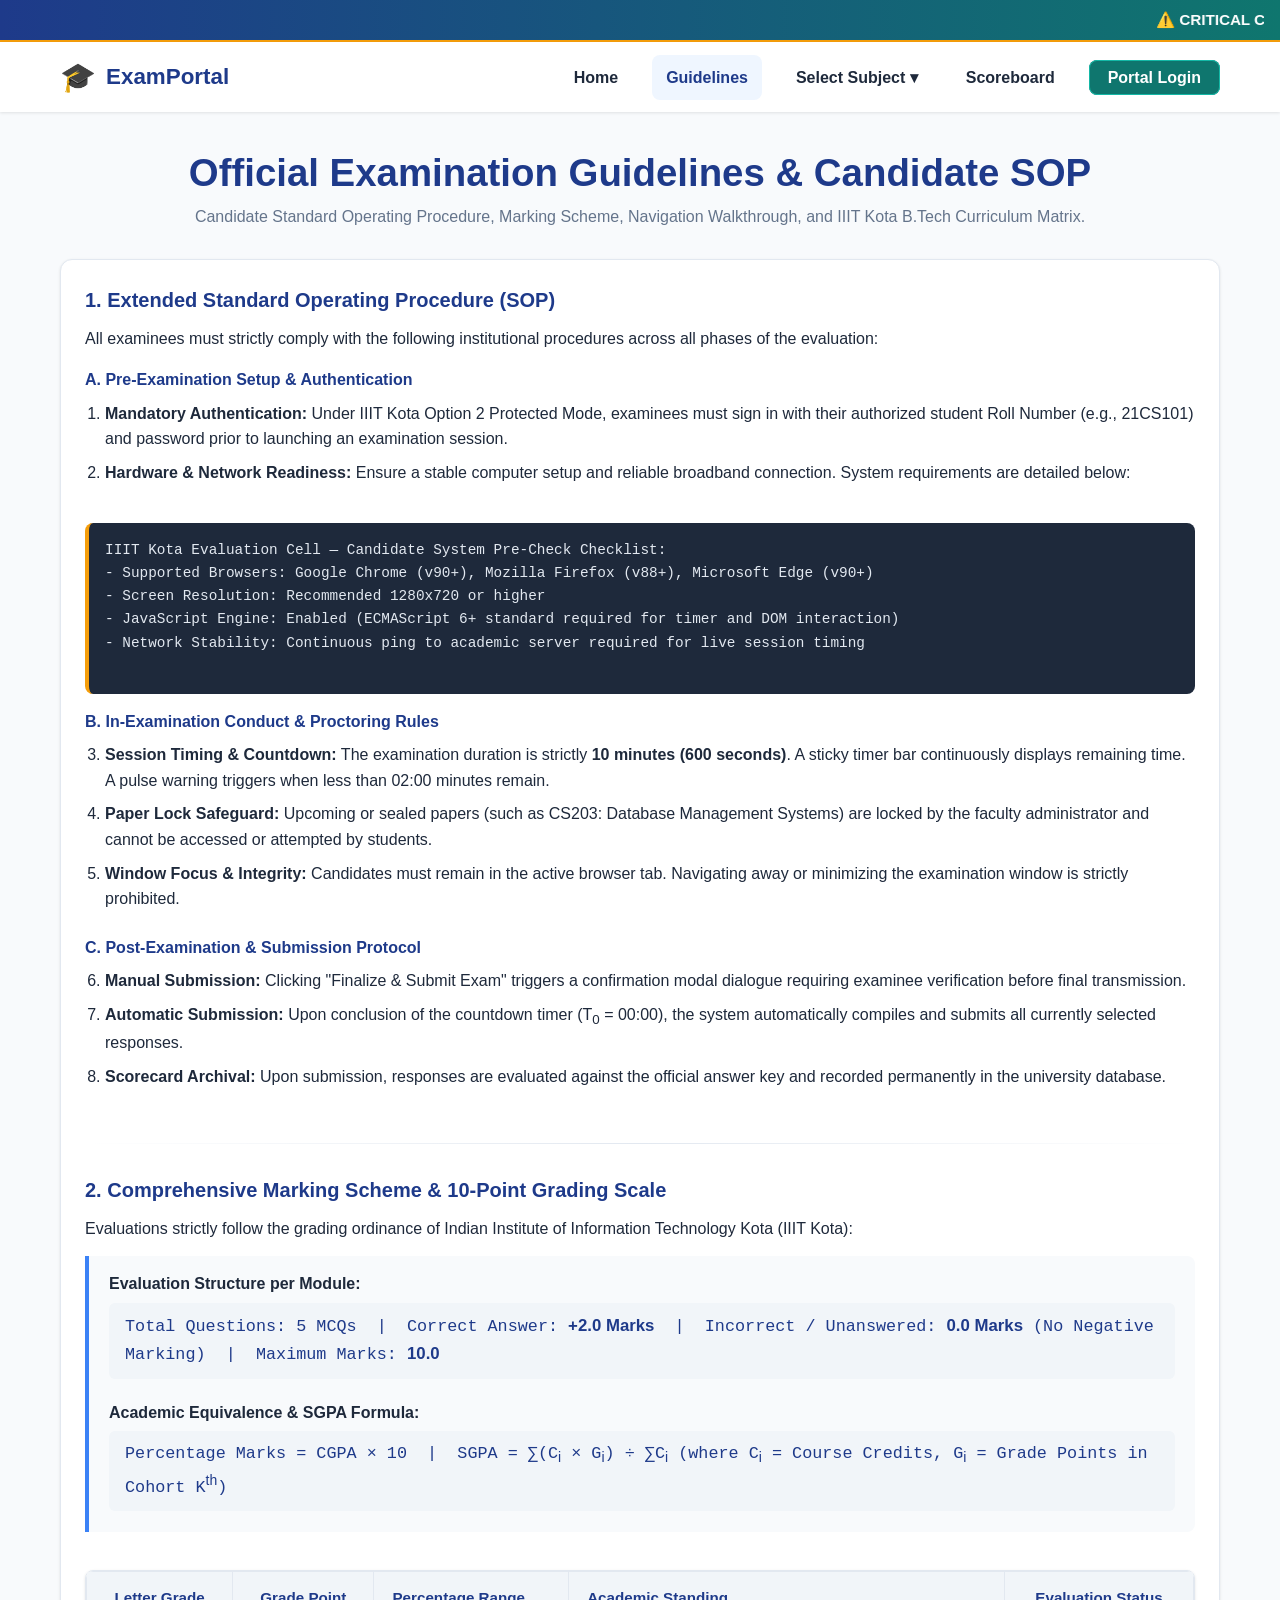
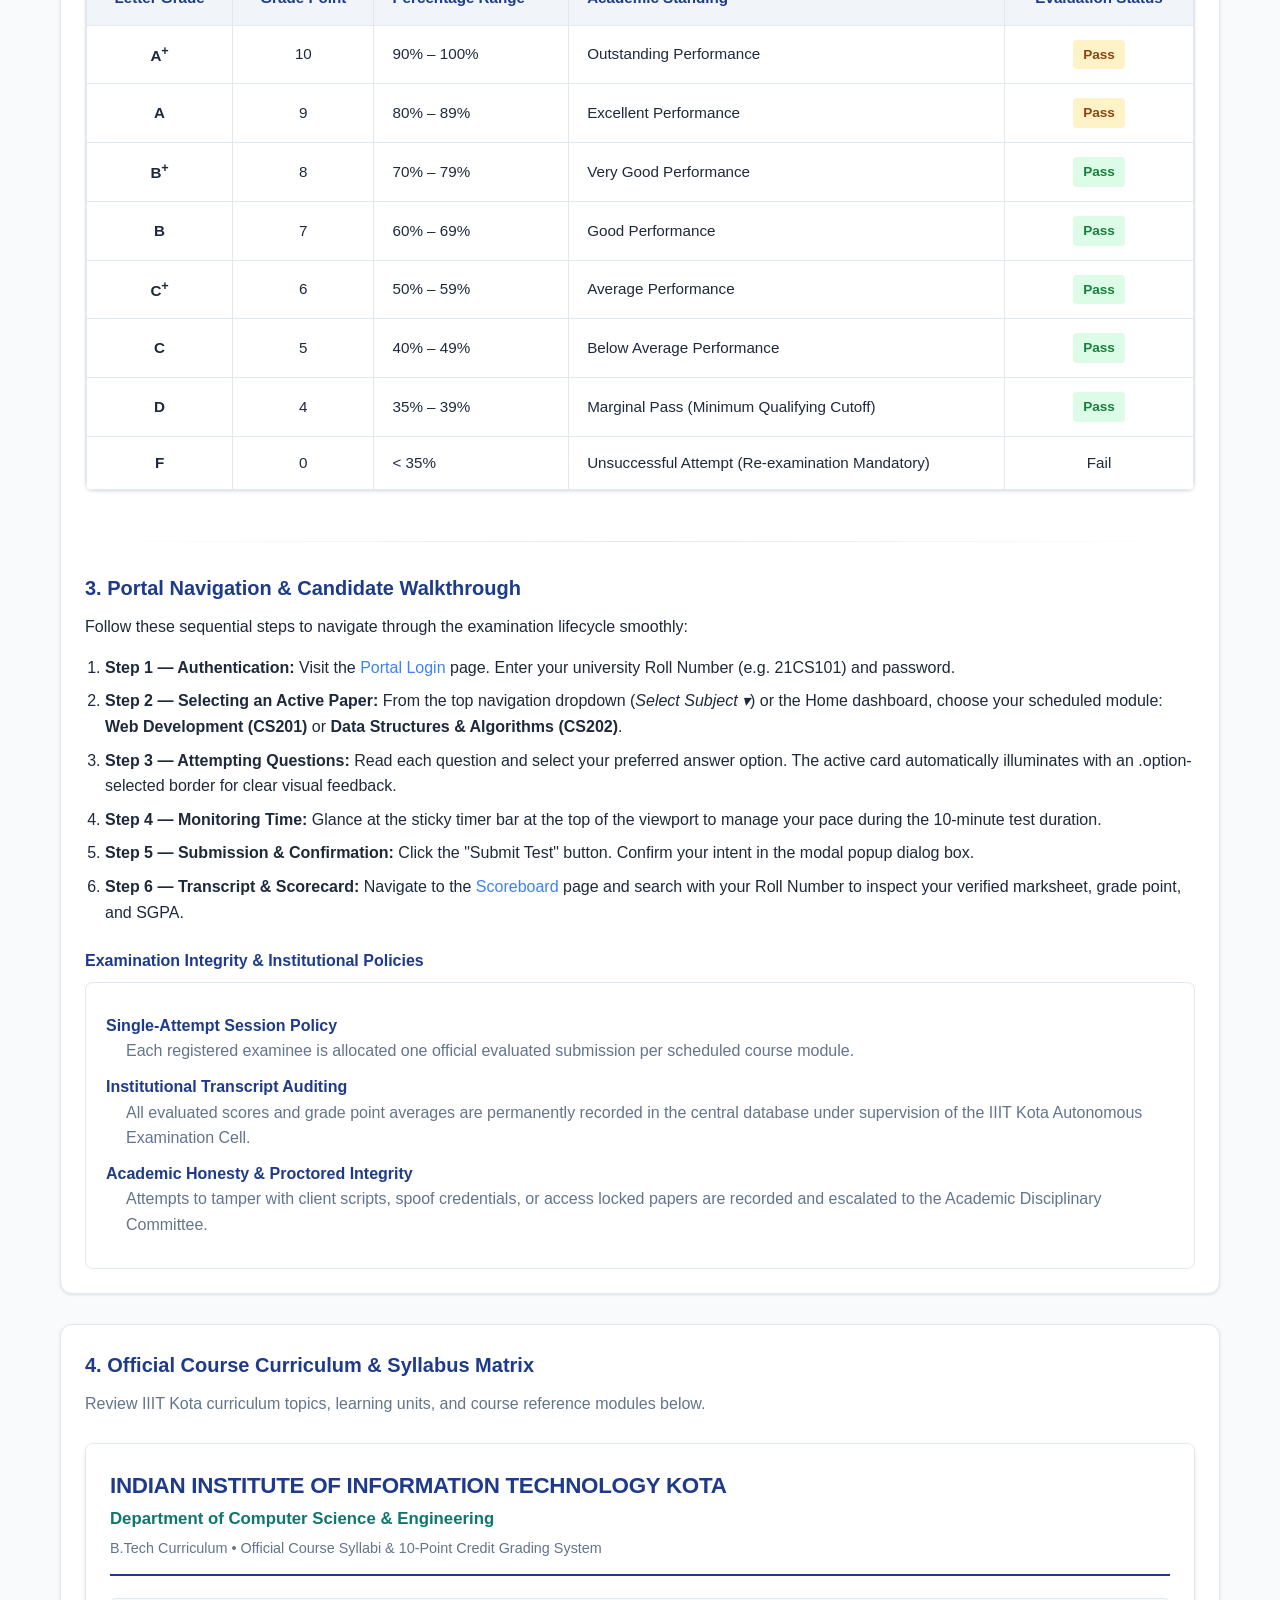
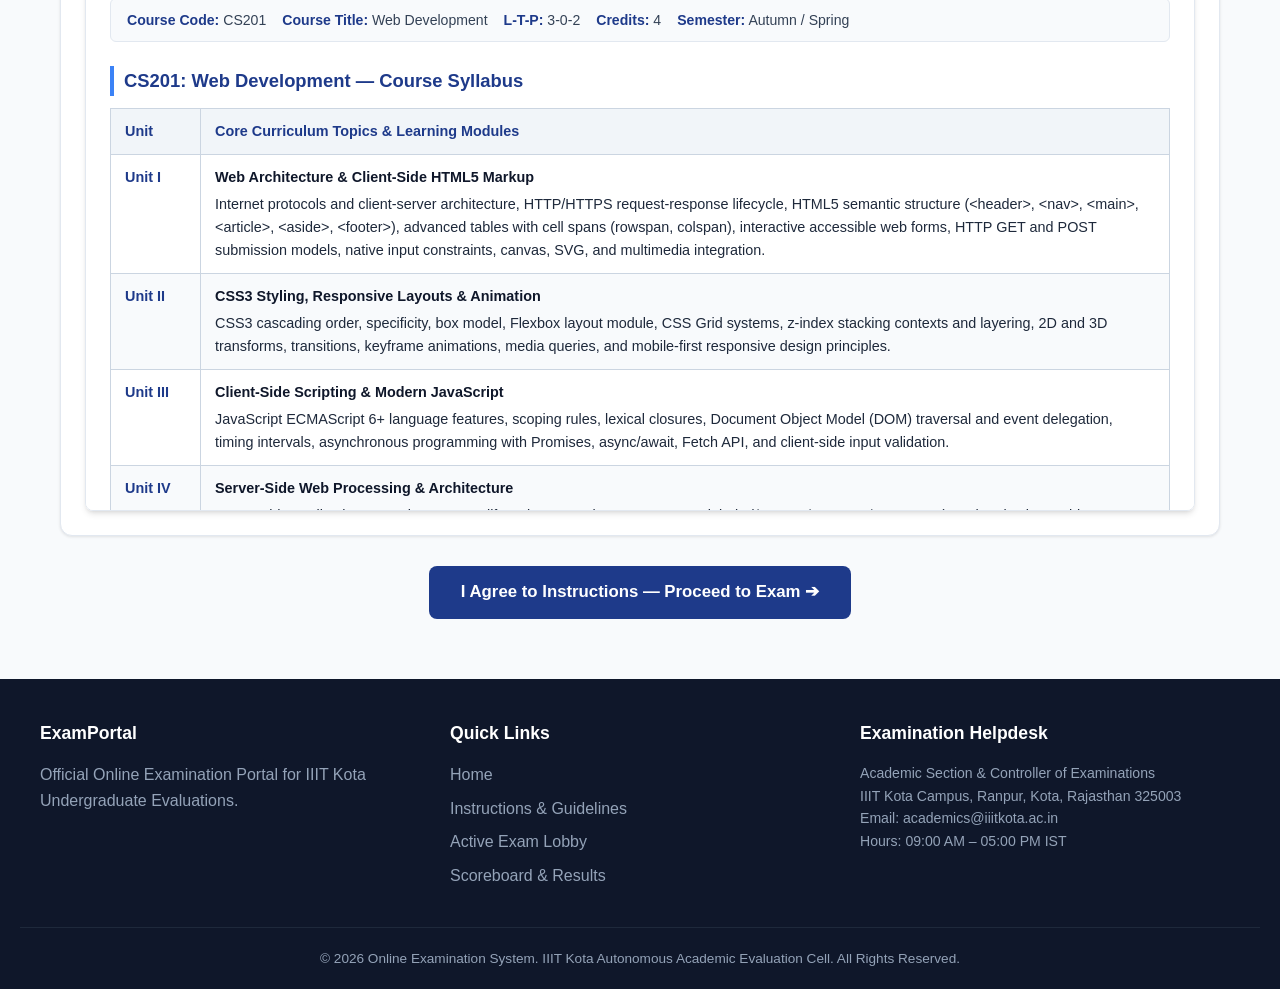
<file: frontend/instructions.html>
<!DOCTYPE html>
<html lang="en">

<head>
    <meta charset="UTF-8">
    <meta name="viewport" content="width=device-width, initial-scale=1.0">
    <title>Online Exam System | Instructions & Guidelines</title>
    <link rel="stylesheet" href="css/style.css">
    <link rel="stylesheet" href="css/animations.css">
</head>

<body>

    <!-- Notice Banner -->
    <div class="notice-marquee-container">
        <marquee behavior="scroll" direction="left" scrollamount="5" onmouseover="this.stop();"
            onmouseout="this.start();">
            ⚠️ <strong>CRITICAL CANDIDATE NOTICE:</strong> Review all examination guidelines thoroughly before starting.
            Do not refresh or switch tabs during active assessment sessions.
        </marquee>
    </div>

    <!-- Header & Navigation -->
    <header class="site-header">
        <nav class="navbar">
            <div class="brand-logo">
                <span class="logo-icon">🎓</span>
                <span>ExamPortal</span>
            </div>
            <ul class="nav-links">
                <li class="nav-item"><a href="index.html" class="nav-link">Home</a></li>
                <li class="nav-item"><a href="instructions.html" class="nav-link active">Guidelines</a></li>
                <li class="nav-item dropdown">
                    <a href="#" class="nav-link">Select Subject ▾</a>
                    <ul class="dropdown-menu">
                        <li><a href="exam.html?subject=WT">Web Development (CS201)</a></li>
                        <li><a href="exam.html?subject=DS">Data Structures &amp; Algorithms (CS202)</a></li>
                        <li><a href="exam.html?subject=DBMS">Database Systems (CS203)</a></li>
                    </ul>
                </li>
                <li class="nav-item"><a href="results.html" class="nav-link">Scoreboard</a></li>
                <li class="nav-item" id="navAuthSlot">
                    <a href="login.html" class="btn-nav btn-nav-accent hover-scale">Portal Login</a>
                </li>
            </ul>
        </nav>
    </header>

    <main class="container">

        <section class="section-title">
            <h2><big>Official Examination Guidelines &amp; Candidate SOP</big></h2>
            <p>Candidate Standard Operating Procedure, Marking Scheme, Navigation Walkthrough, and IIIT Kota B.Tech Curriculum Matrix.</p>
        </section>

        <!-- Main Guidelines Article -->
        <article class="ui-card hover-lift mb-30">

            <!-- 1. Extended Standard Operating Procedure -->
            <h3 class="card-title">1. Extended Standard Operating Procedure (SOP)</h3>
            <p>All examinees must strictly comply with the following institutional procedures across all phases of the evaluation:</p>

            <h4 class="primary-color mt-15 mb-8">A. Pre-Examination Setup &amp; Authentication</h4>
            <ol class="content-list">
                <li><strong>Mandatory Authentication:</strong> Under IIIT Kota Option 2 Protected Mode, examinees must sign in with their authorized student Roll Number (e.g., <code>21CS101</code>) and password prior to launching an examination session.</li>
                <li><strong>Hardware &amp; Network Readiness:</strong> Ensure a stable computer setup and reliable broadband connection. System requirements are detailed below:</li>
            </ol>

            <pre class="code-block">
IIIT Kota Evaluation Cell — Candidate System Pre-Check Checklist:
- Supported Browsers: Google Chrome (v90+), Mozilla Firefox (v88+), Microsoft Edge (v90+)
- Screen Resolution: Recommended 1280x720 or higher
- JavaScript Engine: Enabled (ECMAScript 6+ standard required for timer and DOM interaction)
- Network Stability: Continuous ping to academic server required for live session timing
            </pre>

            <h4 class="primary-color mt-20 mb-8">B. In-Examination Conduct &amp; Proctoring Rules</h4>
            <ol class="content-list" start="3">
                <li><strong>Session Timing &amp; Countdown:</strong> The examination duration is strictly <strong>10 minutes (600 seconds)</strong>. A sticky timer bar continuously displays remaining time. A pulse warning triggers when less than <code>02:00</code> minutes remain.</li>
                <li><strong>Paper Lock Safeguard:</strong> Upcoming or sealed papers (such as CS203: Database Management Systems) are locked by the faculty administrator and cannot be accessed or attempted by students.</li>
                <li><strong>Window Focus &amp; Integrity:</strong> Candidates must remain in the active browser tab. Navigating away or minimizing the examination window is strictly prohibited.</li>
            </ol>

            <h4 class="primary-color mt-20 mb-8">C. Post-Examination &amp; Submission Protocol</h4>
            <ol class="content-list" start="6">
                <li><strong>Manual Submission:</strong> Clicking "Finalize &amp; Submit Exam" triggers a confirmation modal dialogue requiring examinee verification before final transmission.</li>
                <li><strong>Automatic Submission:</strong> Upon conclusion of the countdown timer (T<sub>0</sub> = 00:00), the system automatically compiles and submits all currently selected responses.</li>
                <li><strong>Scorecard Archival:</strong> Upon submission, responses are evaluated against the official answer key and recorded permanently in the university database.</li>
            </ol>

            <hr class="custom-hr my-25">

            <!-- 2. Marking Scheme & 10-Point Grading Scale -->
            <h3 class="card-title">2. Comprehensive Marking Scheme &amp; 10-Point Grading Scale</h3>
            <p>Evaluations strictly follow the grading ordinance of Indian Institute of Information Technology Kota (IIIT Kota):</p>

            <div class="guideline-highlight mt-15">
                <p><strong>Evaluation Structure per Module:</strong></p>
                <div class="formula-box">
                    Total Questions: 5 MCQs &nbsp;|&nbsp; Correct Answer: <strong>+2.0 Marks</strong> &nbsp;|&nbsp; Incorrect / Unanswered: <strong>0.0 Marks</strong> (No Negative Marking) &nbsp;|&nbsp; Maximum Marks: <strong>10.0</strong>
                </div>

                <p class="mt-15"><strong>Academic Equivalence &amp; SGPA Formula:</strong></p>
                <div class="formula-box">
                    Percentage Marks = CGPA &times; 10 &nbsp;|&nbsp; SGPA = &sum;(C<sub>i</sub> &times; G<sub>i</sub>) &divide; &sum;C<sub>i</sub> (where C<sub>i</sub> = Course Credits, G<sub>i</sub> = Grade Points in Cohort K<sup>th</sup>)
                </div>
            </div>

            <div class="table-responsive mt-20">
                <table class="custom-table">
                    <thead>
                        <tr>
                            <th class="text-center">Letter Grade</th>
                            <th class="text-center">Grade Point</th>
                            <th>Percentage Range</th>
                            <th>Academic Standing</th>
                            <th class="text-center">Evaluation Status</th>
                        </tr>
                    </thead>
                    <tbody>
                        <tr>
                            <td class="text-center font-bold">A<sup>+</sup></td>
                            <td class="text-center">10</td>
                            <td>90% – 100%</td>
                            <td>Outstanding Performance</td>
                            <td class="text-center"><span class="badge-grade-top">Pass</span></td>
                        </tr>
                        <tr>
                            <td class="text-center font-bold">A</td>
                            <td class="text-center">9</td>
                            <td>80% – 89%</td>
                            <td>Excellent Performance</td>
                            <td class="text-center"><span class="badge-grade-top">Pass</span></td>
                        </tr>
                        <tr>
                            <td class="text-center font-bold">B<sup>+</sup></td>
                            <td class="text-center">8</td>
                            <td>70% – 79%</td>
                            <td>Very Good Performance</td>
                            <td class="text-center"><span class="badge-grade-pass">Pass</span></td>
                        </tr>
                        <tr>
                            <td class="text-center font-bold">B</td>
                            <td class="text-center">7</td>
                            <td>60% – 69%</td>
                            <td>Good Performance</td>
                            <td class="text-center"><span class="badge-grade-pass">Pass</span></td>
                        </tr>
                        <tr>
                            <td class="text-center font-bold">C<sup>+</sup></td>
                            <td class="text-center">6</td>
                            <td>50% – 59%</td>
                            <td>Average Performance</td>
                            <td class="text-center"><span class="badge-grade-pass">Pass</span></td>
                        </tr>
                        <tr>
                            <td class="text-center font-bold">C</td>
                            <td class="text-center">5</td>
                            <td>40% – 49%</td>
                            <td>Below Average Performance</td>
                            <td class="text-center"><span class="badge-grade-pass">Pass</span></td>
                        </tr>
                        <tr>
                            <td class="text-center font-bold">D</td>
                            <td class="text-center">4</td>
                            <td>35% – 39%</td>
                            <td>Marginal Pass (Minimum Qualifying Cutoff)</td>
                            <td class="text-center"><span class="badge-grade-pass">Pass</span></td>
                        </tr>
                        <tr>
                            <td class="text-center font-bold text-danger">F</td>
                            <td class="text-center">0</td>
                            <td>&lt; 35%</td>
                            <td>Unsuccessful Attempt (Re-examination Mandatory)</td>
                            <td class="text-center"><span class="badge-grade-fail">Fail</span></td>
                        </tr>
                    </tbody>
                </table>
            </div>

            <hr class="custom-hr my-25">

            <!-- 3. Portal Navigation & Test Walkthrough -->
            <h3 class="card-title">3. Portal Navigation &amp; Candidate Walkthrough</h3>
            <p>Follow these sequential steps to navigate through the examination lifecycle smoothly:</p>

            <ol class="content-list mt-15">
                <li><strong>Step 1 — Authentication:</strong> Visit the <a href="login.html" class="link-primary">Portal Login</a> page. Enter your university Roll Number (e.g. <code>21CS101</code>) and password.</li>
                <li><strong>Step 2 — Selecting an Active Paper:</strong> From the top navigation dropdown (<em>Select Subject ▾</em>) or the Home dashboard, choose your scheduled module: <strong>Web Development (CS201)</strong> or <strong>Data Structures &amp; Algorithms (CS202)</strong>.</li>
                <li><strong>Step 3 — Attempting Questions:</strong> Read each question and select your preferred answer option. The active card automatically illuminates with an <code>.option-selected</code> border for clear visual feedback.</li>
                <li><strong>Step 4 — Monitoring Time:</strong> Glance at the sticky timer bar at the top of the viewport to manage your pace during the 10-minute test duration.</li>
                <li><strong>Step 5 — Submission &amp; Confirmation:</strong> Click the "Submit Test" button. Confirm your intent in the modal popup dialog box.</li>
                <li><strong>Step 6 — Transcript &amp; Scorecard:</strong> Navigate to the <a href="results.html" class="link-primary">Scoreboard</a> page and search with your Roll Number to inspect your verified marksheet, grade point, and SGPA.</li>
            </ol>

            <h4 class="primary-color mt-20 mb-8">Examination Integrity &amp; Institutional Policies</h4>
            <dl class="def-list">
                <dt>Single-Attempt Session Policy</dt>
                <dd>Each registered examinee is allocated one official evaluated submission per scheduled course module.</dd>

                <dt>Institutional Transcript Auditing</dt>
                <dd>All evaluated scores and grade point averages are permanently recorded in the central database under supervision of the IIIT Kota Autonomous Examination Cell.</dd>

                <dt>Academic Honesty &amp; Proctored Integrity</dt>
                <dd>Attempts to tamper with client scripts, spoof credentials, or access locked papers are recorded and escalated to the Academic Disciplinary Committee.</dd>
            </dl>

        </article>

        <!-- 4. Embedded Syllabus Section -->
        <section class="ui-card hover-lift mb-30">
            <div class="section-header-flex">
                <div>
                    <h3 class="card-title">4. Official Course Curriculum &amp; Syllabus Matrix</h3>
                    <p class="text-muted">Review IIIT Kota curriculum topics, learning units, and course reference modules below.</p>
                </div>
            </div>

            <div class="iframe-wrapper">
                <iframe src="syllabus.html" title="Official Examination Syllabus" loading="lazy"></iframe>
            </div>
        </section>

        <!-- Action Button -->
        <div class="action-center">
            <a id="instructionProceedBtn" href="exam.html" class="btn btn-primary btn-lg hover-scale">
                I Agree to Instructions — Proceed to Exam ➔
            </a>
        </div>

    </main>

    <!-- Semantic Footer -->
    <footer class="site-footer">
        <div class="footer-container">
            <div class="footer-col">
                <h4>ExamPortal</h4>
                <p>Official Online Examination Portal for IIIT Kota Undergraduate Evaluations.</p>
            </div>
            <div class="footer-col">
                <h4>Quick Links</h4>
                <ul>
                    <li><a href="index.html">Home</a></li>
                    <li><a href="instructions.html">Instructions &amp; Guidelines</a></li>
                    <li><a href="exam.html">Active Exam Lobby</a></li>
                    <li><a href="results.html">Scoreboard &amp; Results</a></li>
                </ul>
            </div>
            <div class="footer-col">
                <h4>Examination Helpdesk</h4>
                <p class="footer-help-text">
                    Academic Section &amp; Controller of Examinations<br>
                    IIIT Kota Campus, Ranpur, Kota, Rajasthan 325003<br>
                    Email: academics@iiitkota.ac.in<br>
                    Hours: 09:00 AM – 05:00 PM IST
                </p>
            </div>
        </div>
        <div class="footer-bottom">
            &copy; 2026 Online Examination System. IIIT Kota Autonomous Academic Evaluation Cell. All Rights Reserved.
        </div>
    </footer>

    <script src="js/main.js"></script>
</body>

</html>
</file>
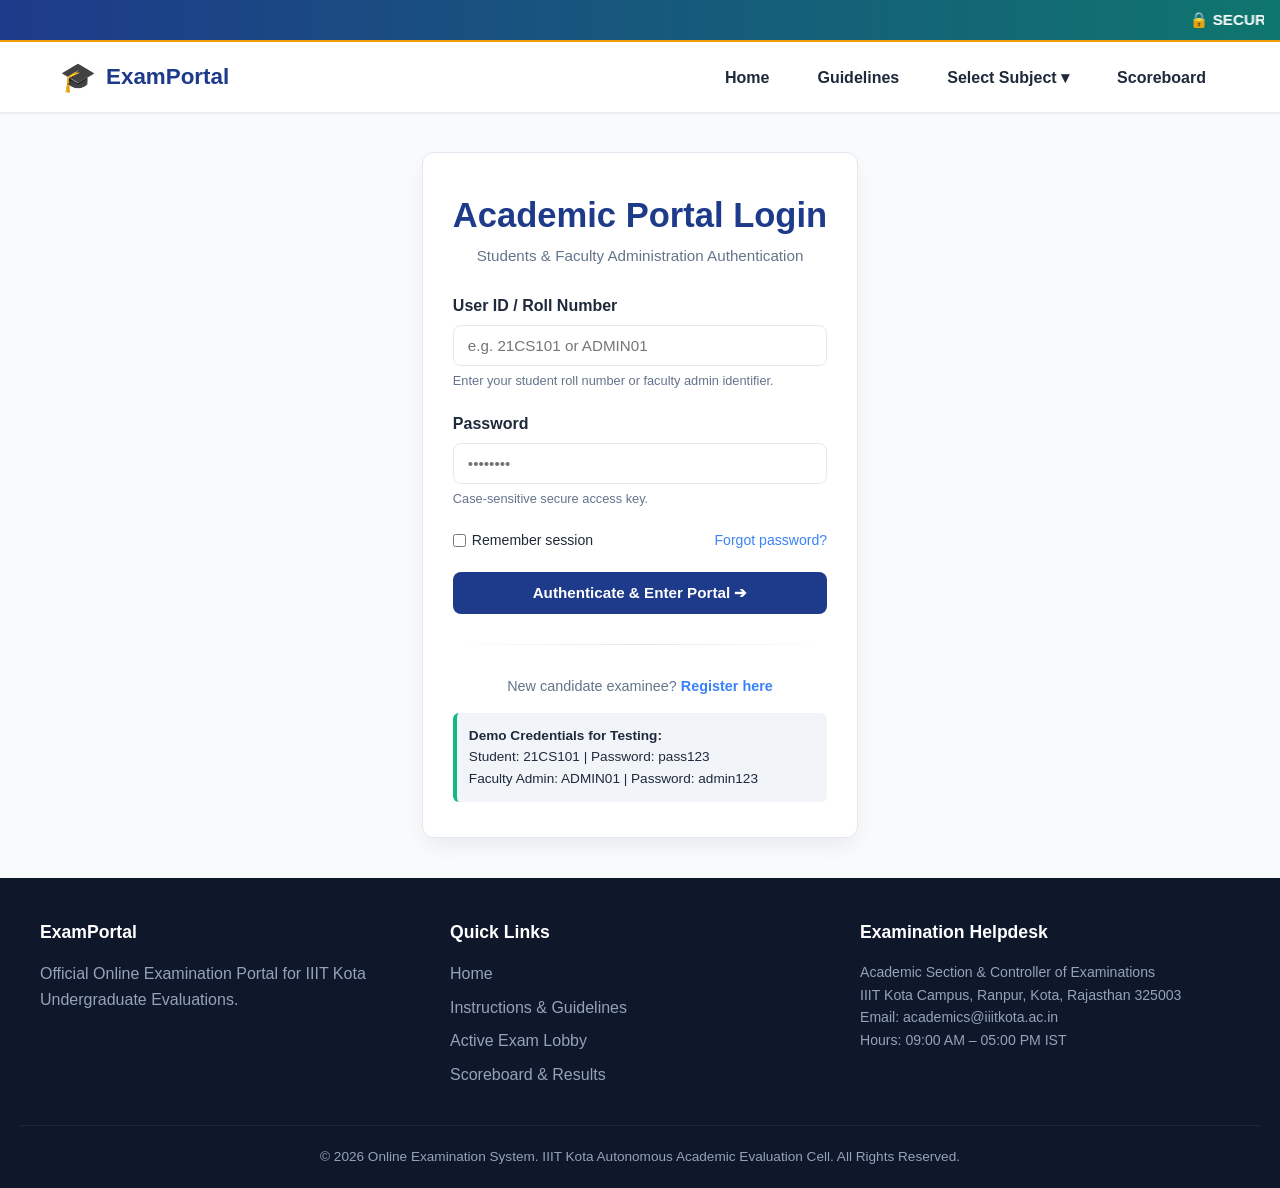
<file: frontend/login.html>
<!DOCTYPE html>
<html lang="en">

<head>
    <meta charset="UTF-8">
    <meta name="viewport" content="width=device-width, initial-scale=1.0">
    <title>IIIT Kota Online Exam System | Portal Login</title>
    <link rel="stylesheet" href="css/style.css">
    <link rel="stylesheet" href="css/animations.css">
</head>

<body>

    <!-- Marquee Notice -->
    <div class="notice-marquee-container">
        <marquee behavior="scroll" direction="left" scrollamount="5" onmouseover="this.stop();"
            onmouseout="this.start();">
            🔒 <strong>SECURE PORTAL:</strong> Please enter your registered student Roll Number or Faculty Admin ID and
            Password to proceed.
        </marquee>
    </div>

    <!-- Header & Navigation -->
    <header class="site-header">
        <nav class="navbar">
            <div class="brand-logo">
                <span class="logo-icon">🎓</span>
                <span>ExamPortal</span>
            </div>
            <ul class="nav-links">
                <li class="nav-item"><a href="index.html" class="nav-link">Home</a></li>
                <li class="nav-item"><a href="instructions.html" class="nav-link">Guidelines</a></li>
                <li class="nav-item dropdown">
                    <a href="#" class="nav-link">Select Subject ▾</a>
                    <ul class="dropdown-menu">
                        <li><a href="exam.html?subject=WT">Web Development (CS201)</a></li>
                        <li><a href="exam.html?subject=DS">Data Structures &amp; Algorithms (CS202)</a></li>
                        <li><a href="exam.html?subject=DBMS">Database Systems (CS203) [Locked]</a></li>
                    </ul>
                </li>
                <li class="nav-item"><a href="results.html" class="nav-link">Scoreboard</a></li>
            </ul>
        </nav>
    </header>

    <main class="container auth-wrapper">

        <!-- Login Card -->
        <div class="auth-card hover-lift">
            <div class="auth-header">
                <h2><big>Academic Portal Login</big></h2>
                <p class="auth-subtitle">Students &amp; Faculty Administration Authentication</p>
            </div>

                <form id="loginForm" action="../backend/login_process.php" method="POST">

                    <div class="form-group">
                        <label class="form-label" for="roll_no">User ID / Roll Number</label>
                        <input type="text" id="roll_no" name="roll_no" class="form-control"
                            placeholder="e.g. 21CS101 or ADMIN01" required>
                        <small class="form-hint">Enter your student roll number or faculty admin identifier.</small>
                    </div>

                    <div class="form-group">
                        <label class="form-label" for="password">Password</label>
                        <input type="password" id="password" name="password" class="form-control" placeholder="••••••••"
                            required>
                        <small class="form-hint">Case-sensitive secure access key.</small>
                    </div>

                    <div class="form-group form-row-between">
                        <label class="remember-label">
                            <input type="checkbox" name="remember"> Remember session
                        </label>
                        <a href="#" class="link-primary">Forgot password?</a>
                    </div>

                    <button type="submit" class="btn btn-primary btn-block auth-btn hover-scale">
                        Authenticate &amp; Enter Portal ➔
                    </button>

                </form>

                <hr class="custom-hr my-20">

                <p class="auth-switch-text">
                    New candidate examinee? <a href="register.html" class="font-semibold">Register here</a>
                </p>

                <div class="demo-credentials-box">
                    <strong>Demo Credentials for Testing:</strong><br>
                    Student: <code>21CS101</code> | Password: <code>pass123</code><br>
                    Faculty Admin: <code>ADMIN01</code> | Password: <code>admin123</code>
                </div>

        </div>

    </main>

    <!-- Semantic Footer -->
    <footer class="site-footer">
        <div class="footer-container">
            <div class="footer-col">
                <h4>ExamPortal</h4>
                <p>Official Online Examination Portal for IIIT Kota Undergraduate Evaluations.</p>
            </div>
            <div class="footer-col">
                <h4>Quick Links</h4>
                <ul>
                    <li><a href="index.html">Home</a></li>
                    <li><a href="instructions.html">Instructions &amp; Guidelines</a></li>
                    <li><a href="exam.html">Active Exam Lobby</a></li>
                    <li><a href="results.html">Scoreboard &amp; Results</a></li>
                </ul>
            </div>
            <div class="footer-col">
                <h4>Examination Helpdesk</h4>
                <p class="footer-help-text">
                    Academic Section &amp; Controller of Examinations<br>
                    IIIT Kota Campus, Ranpur, Kota, Rajasthan 325003<br>
                    Email: academics@iiitkota.ac.in<br>
                    Hours: 09:00 AM – 05:00 PM IST
                </p>
            </div>
        </div>
        <div class="footer-bottom">
            &copy; 2026 Online Examination System. IIIT Kota Autonomous Academic Evaluation Cell. All Rights Reserved.
        </div>
    </footer>

    <script src="js/main.js"></script>
</body>

</html>
</file>
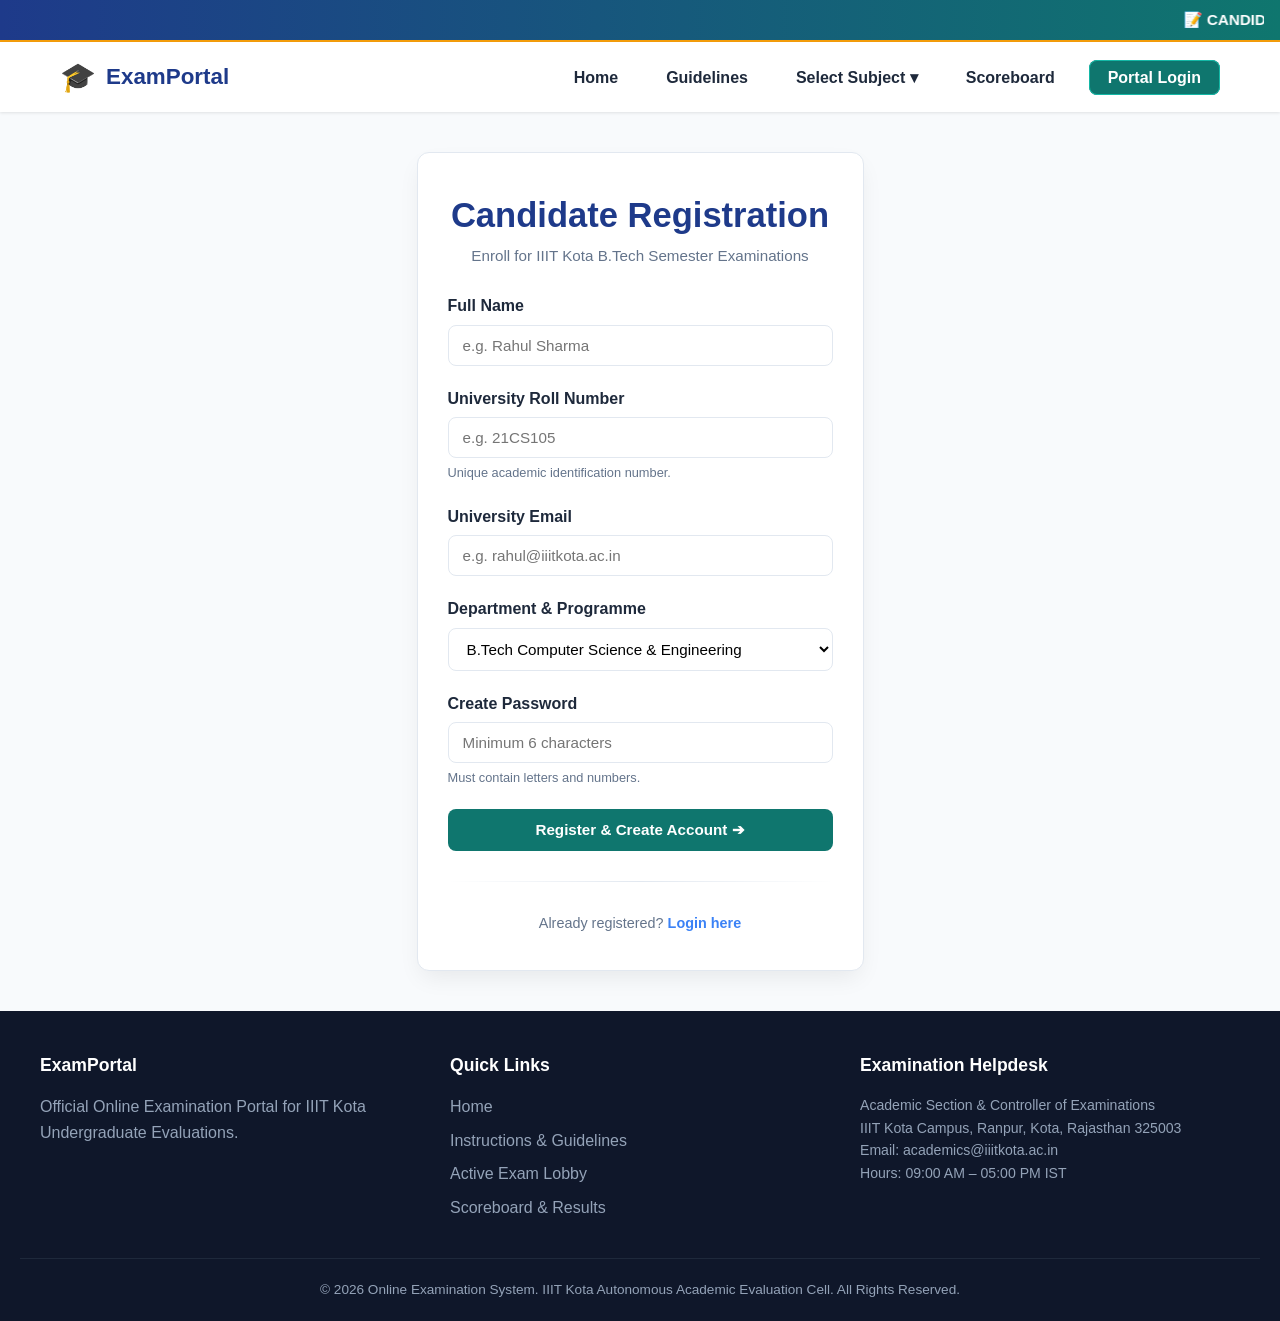
<file: frontend/register.html>
<!DOCTYPE html>
<html lang="en">

<head>
    <meta charset="UTF-8">
    <meta name="viewport" content="width=device-width, initial-scale=1.0">
    <title>IIIT Kota Online Exam System | Student Registration</title>
    <link rel="stylesheet" href="css/style.css">
    <link rel="stylesheet" href="css/animations.css">
</head>

<body>

    <div class="notice-marquee-container">
        <marquee behavior="scroll" direction="left" scrollamount="5" onmouseover="this.stop();"
            onmouseout="this.start();">
            📝 <strong>CANDIDATE REGISTRATION:</strong> Provide accurate academic credentials. Once enrolled, your Roll
            Number will serve as your unique examination key.
        </marquee>
    </div>

    <header class="site-header">
        <nav class="navbar">
            <div class="brand-logo">
                <span class="logo-icon">🎓</span>
                <span>ExamPortal</span>
            </div>
            <ul class="nav-links">
                <li class="nav-item"><a href="index.html" class="nav-link">Home</a></li>
                <li class="nav-item"><a href="instructions.html" class="nav-link">Guidelines</a></li>
                <li class="nav-item dropdown">
                    <a href="#" class="nav-link">Select Subject ▾</a>
                    <ul class="dropdown-menu">
                        <li><a href="exam.html?subject=WT">Web Development (CS201)</a></li>
                        <li><a href="exam.html?subject=DS">Data Structures &amp; Algorithms (CS202)</a></li>
                        <li><a href="exam.html?subject=DBMS">Database Systems (CS203) [Locked]</a></li>
                    </ul>
                </li>
                <li class="nav-item"><a href="results.html" class="nav-link">Scoreboard</a></li>
                <li class="nav-item" id="navAuthSlot">
                    <a href="login.html" class="btn-nav btn-nav-accent hover-scale">Portal Login</a>
                </li>
            </ul>
        </nav>
    </header>

    <main class="container auth-wrapper">

        <div class="auth-card register-card hover-lift">
            <div class="auth-header">
                <h2><big>Candidate Registration</big></h2>
                <p class="auth-subtitle">Enroll for IIIT Kota B.Tech Semester Examinations</p>
            </div>

            <form action="../backend/register_process.php" method="POST">

                <div class="form-group">
                    <label class="form-label" for="reg_name">Full Name</label>
                    <input type="text" id="reg_name" name="name" class="form-control" placeholder="e.g. Rahul Sharma"
                        required>
                </div>

                <div class="form-group">
                    <label class="form-label" for="reg_roll">University Roll Number</label>
                    <input type="text" id="reg_roll" name="roll_no" class="form-control" placeholder="e.g. 21CS105"
                        required>
                    <small class="form-hint">Unique academic identification number.</small>
                </div>

                <div class="form-group">
                    <label class="form-label" for="reg_email">University Email</label>
                    <input type="email" id="reg_email" name="email" class="form-control"
                        placeholder="e.g. rahul@iiitkota.ac.in" required>
                </div>

                <div class="form-group">
                    <label class="form-label" for="reg_branch">Department &amp; Programme</label>
                    <select id="reg_branch" name="branch" class="form-control" required>
                        <option value="CSE">B.Tech Computer Science &amp; Engineering</option>
                        <option value="AI-DS">B.Tech Artificial Intelligence &amp; Data Science</option>
                        <option value="ECE">B.Tech Electronics &amp; Communication Engineering</option>
                    </select>
                </div>

                <div class="form-group">
                    <label class="form-label" for="reg_password">Create Password</label>
                    <input type="password" id="reg_password" name="password" class="form-control"
                        placeholder="Minimum 6 characters" required>
                    <small class="form-hint">Must contain letters and numbers.</small>
                </div>

                <button type="submit" class="btn btn-secondary btn-block auth-btn hover-scale">
                    Register &amp; Create Account ➔
                </button>

            </form>

            <hr class="custom-hr my-20">

            <p class="auth-switch-text">
                Already registered? <a href="login.html" class="font-semibold">Login here</a>
            </p>

        </div>

    </main>

    <!-- Semantic Footer -->
    <footer class="site-footer">
        <div class="footer-container">
            <div class="footer-col">
                <h4>ExamPortal</h4>
                <p>Official Online Examination Portal for IIIT Kota Undergraduate Evaluations.</p>
            </div>
            <div class="footer-col">
                <h4>Quick Links</h4>
                <ul>
                    <li><a href="index.html">Home</a></li>
                    <li><a href="instructions.html">Instructions &amp; Guidelines</a></li>
                    <li><a href="exam.html">Active Exam Lobby</a></li>
                    <li><a href="results.html">Scoreboard &amp; Results</a></li>
                </ul>
            </div>
            <div class="footer-col">
                <h4>Examination Helpdesk</h4>
                <p class="footer-help-text">
                    Academic Section &amp; Controller of Examinations<br>
                    IIIT Kota Campus, Ranpur, Kota, Rajasthan 325003<br>
                    Email: academics@iiitkota.ac.in<br>
                    Hours: 09:00 AM – 05:00 PM IST
                </p>
            </div>
        </div>
        <div class="footer-bottom">
            &copy; 2026 Online Examination System. IIIT Kota Autonomous Academic Evaluation Cell. All Rights Reserved.
        </div>
    </footer>

    <script src="js/main.js"></script>
</body>

</html>
</file>
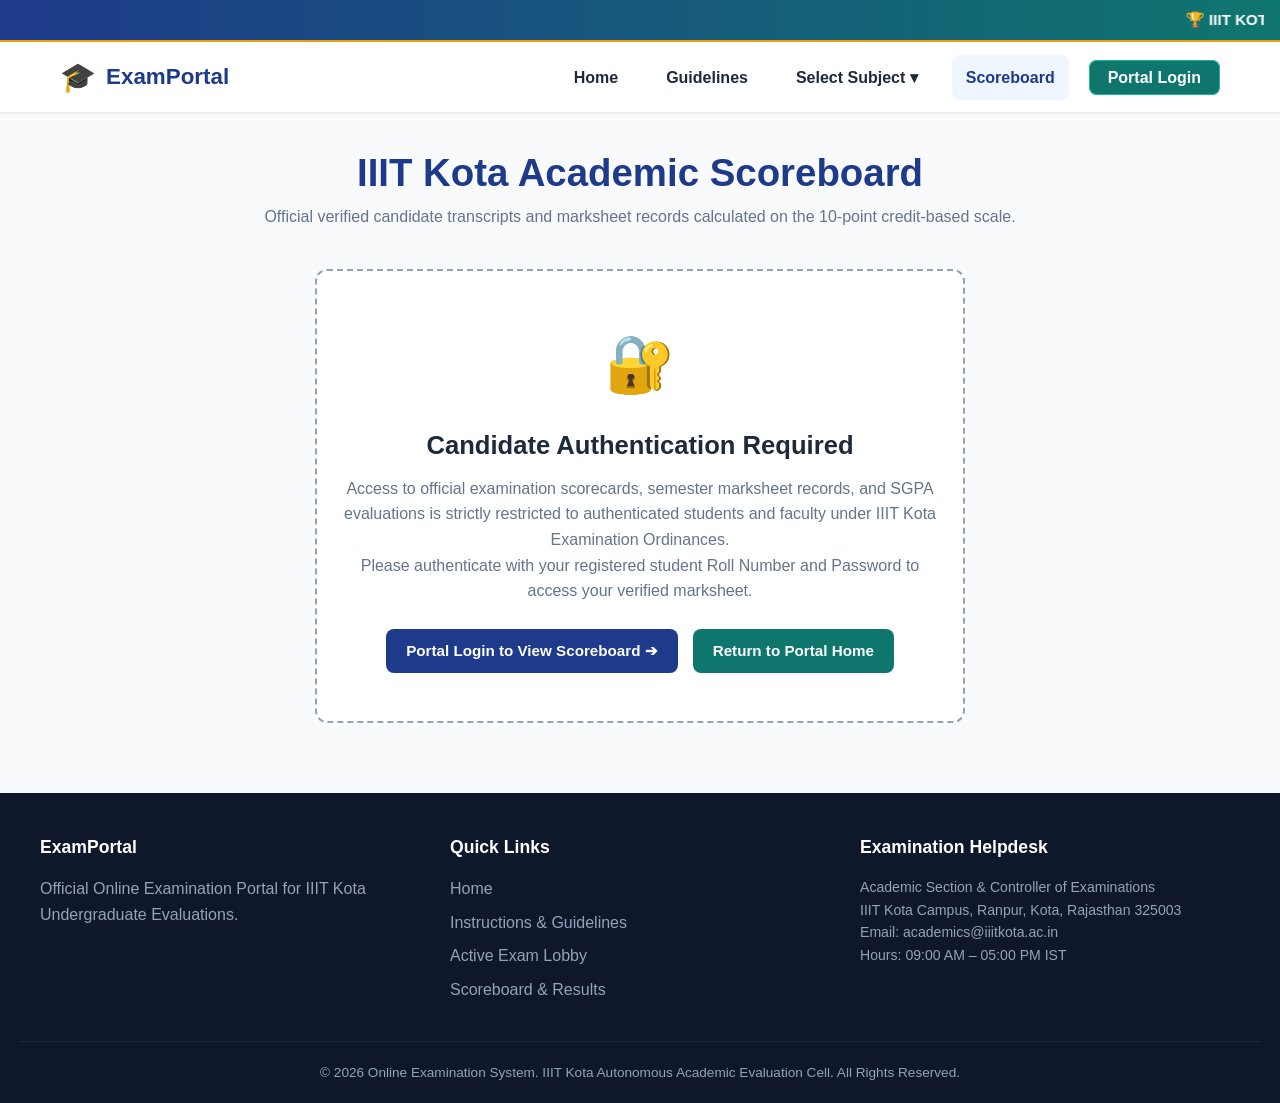
<file: frontend/results.html>
<!DOCTYPE html>
<html lang="en">

<head>
    <meta charset="UTF-8">
    <meta name="viewport" content="width=device-width, initial-scale=1.0">
    <title>Online Exam System | Examination Scoreboard &amp; Marksheet</title>
    <link rel="stylesheet" href="css/style.css">
    <link rel="stylesheet" href="css/animations.css">
</head>

<body>

    <!-- Marquee Notice -->
    <div class="notice-marquee-container">
        <marquee behavior="scroll" direction="left" scrollamount="5" onmouseover="this.stop();"
            onmouseout="this.start();">
            🏆 <strong>IIIT KOTA SCOREBOARD:</strong> Semester examination results compiled according to the 10-point
            credit grading scale. Search by Roll Number below.
        </marquee>
    </div>

    <!-- Header & Navigation -->
    <header class="site-header">
        <nav class="navbar">
            <div class="brand-logo">
                <span class="logo-icon">🎓</span>
                <span>ExamPortal</span>
            </div>
            <ul class="nav-links">
                <li class="nav-item"><a href="index.html" class="nav-link">Home</a></li>
                <li class="nav-item"><a href="instructions.html" class="nav-link">Guidelines</a></li>
                <li class="nav-item dropdown">
                    <a href="#" class="nav-link">Select Subject ▾</a>
                    <ul class="dropdown-menu">
                        <li><a href="exam.html?subject=WT">Web Development (CS201)</a></li>
                        <li><a href="exam.html?subject=DS">Data Structures &amp; Algorithms (CS202)</a></li>
                        <li><a href="exam.html?subject=DBMS">Database Systems (CS203) [Locked]</a></li>
                    </ul>
                </li>
                <li class="nav-item"><a href="results.html" class="nav-link active">Scoreboard</a></li>
                <li class="nav-item" id="navAuthSlot">
                    <a href="login.html" class="btn-nav btn-nav-accent hover-scale">Portal Login</a>
                </li>
            </ul>
        </nav>
    </header>

    <main class="container">

        <section class="section-title">
            <h2><big>IIIT Kota Academic Scoreboard</big></h2>
            <p>Official verified candidate transcripts and marksheet records calculated on the 10-point credit-based
                scale.</p>
        </section>

        <!-- LOGIN REQUIRED RESTRICTION NOTICE (Displayed if unauthenticated) -->
        <section id="loginRequiredNotice" class="locked-paper-box animate-fade-in hidden">
            <div class="locked-icon">🔐</div>
            <h2 class="locked-title">Candidate Authentication Required</h2>
            <p class="locked-desc">
                Access to official examination scorecards, semester marksheet records, and SGPA evaluations is strictly
                restricted to authenticated students and faculty under IIIT Kota Examination Ordinances.<br>
                Please authenticate with your registered student Roll Number and Password to access your verified marksheet.
            </p>
            <div class="hero-actions">
                <a id="btnAuthLoginResults" href="login.html?next=results" class="btn btn-primary hover-scale">Portal Login to View Scoreboard ➔</a>
                <a href="index.html" class="btn btn-secondary hover-scale">Return to Portal Home</a>
            </div>
        </section>

        <!-- PROTECTED SCOREBOARD CONTENT (Hidden until candidate authentication) -->
        <div id="protectedScoreboardContent" class="hidden">

            <!-- Search / Filter Form -->
            <section class="search-container hover-lift">
            <h3 class="search-title" id="scorecardSearchTitle">
                🔍 Candidate Scorecard &amp; Transcript Verification
            </h3>

            <!-- Student View Notice (Shown only for logged-in students) -->
            <div id="studentScorecardBanner" class="alert-info hidden">
                🎓 <strong>Authenticated Student:</strong> <span id="studentBannerName"></span> (<span id="studentBannerRoll"></span>) &mdash; Viewing official confidential semester transcript.
            </div>

            <form id="scorecardSearchForm" action="results.html" method="GET" class="search-form">

                <!-- Admin Quick Select (Shown only for Admin) -->
                <div class="form-col-flex hidden" id="adminCandidateSelectCol">
                    <label class="form-label" for="select_candidate">Quick Select Candidate:</label>
                    <select id="select_candidate" class="form-control">
                        <option value="ALL">All Enrolled Candidates (Overview)</option>
                        <option value="21CS101">21CS101 — Rahul Sharma (B.Tech CSE)</option>
                        <option value="21CS102">21CS102 — Priya Patel (B.Tech CSE)</option>
                    </select>
                </div>

                <div class="form-col-flex" id="searchRollCol">
                    <label class="form-label" for="filter_roll" id="filterRollLabel">Filter by Roll Number:</label>
                    <input type="text" id="filter_roll" name="roll_no" class="form-control" placeholder="Enter Roll Number (e.g. 21CS101)">
                </div>

                <div class="form-col-flex-sm">
                    <label class="form-label" for="filter_subject">Module Subject:</label>
                    <select id="filter_subject" name="subject" class="form-control">
                        <option value="ALL">All Enrolled Courses</option>
                        <option value="WT">Web Development (CS201)</option>
                        <option value="DS">Data Structures &amp; Algorithms (CS202)</option>
                        <option value="DBMS">Database Systems (CS203)</option>
                    </select>
                </div>

                <div>
                    <button type="submit" id="btnSearchRecords" class="btn btn-primary btn-search hover-scale">
                        Search Records ➔
                    </button>
                </div>

            </form>
            <small class="form-hint mt-10" id="scorecardSearchHint">
                * Enter candidate Roll Number to retrieve verified semester marksheet and SGPA calculation.
            </small>
        </section>

        <!-- Initial State: Prompt to Search (Displayed when no search is performed) -->
        <section id="initialSearchNotice" class="ui-card text-center py-40 animate-fade-in">
            <div class="card-icon">🔍</div>
            <h3>Candidate Scorecard &amp; Transcript Search</h3>
            <p class="text-muted">
                Please enter a student Roll Number above (e.g., <code>21CS101</code> or <code>21CS102</code>) and click <strong>Search Records</strong> to display the official marksheet.
            </p>
        </section>

        <!-- No Records Found State -->
        <section id="noRecordNotice" class="ui-card text-center py-40 animate-fade-in hidden">
            <div class="card-icon">⚠️</div>
            <h3>No Academic Record Found</h3>
            <p class="text-muted">
                No examination marksheet was found matching Roll Number: <strong id="searchedRollText"></strong>.<br>
                Please verify the Roll Number or complete an examination session first.
            </p>
            <div class="mt-20">
                <a href="exam.html?subject=WT" class="btn btn-primary hover-scale">Attempt Examination Now</a>
            </div>
        </section>

        <!-- Semester Marksheet Table (Hidden until searched) -->
        <section id="marksheetSection" class="ui-card hover-lift hidden">
            <div class="table-header-flex">
                <h3 class="card-title">Official Semester Marksheet Table (IIIT Kota Ordinance)</h3>
                <span class="badge-verified">
                    10-Point Credit Scale Verified
                </span>
            </div>

            <div class="table-responsive">
                <table class="custom-table">
                    <thead>
                        <tr>
                            <th rowspan="2" class="text-center">Roll No</th>
                            <th rowspan="2">Student Name</th>
                            <th colspan="2" class="th-subgroup">Assessment Modules</th>
                            <th rowspan="2" class="text-center">Max Marks</th>
                            <th rowspan="2" class="text-center">Scored</th>
                            <th rowspan="2" class="text-center">Grade (Points)</th>
                        </tr>
                        <tr>
                            <th>Course Code</th>
                            <th>Course Title</th>
                        </tr>
                    </thead>
                    <tbody id="scorecardTableBody">

                        <!-- ════════════════════════════════════════════════════════
                             Student 1: Rahul Sharma (21CS101) — High Achiever
                             Score: WT=10, DS=8, DBMS=9 → Total 27/30 → SGPA 9.67
                        ═════════════════════════════════════════════════════════ -->
                        <tr class="student-record" data-roll="21CS101">
                            <td rowspan="3" class="td-student-roll">21CS101</td>
                            <td rowspan="3" class="td-student-name">
                                Rahul Sharma<br>
                                <small class="td-student-sub">B.Tech CSE - IIIT Kota</small>
                            </td>
                            <td>CS201</td>
                            <td>Web Development</td>
                            <td class="text-center">10</td>
                            <td class="score-good">10</td>
                            <td class="text-center"><span class="badge-grade-top">Grade A+ (10 Pts)</span></td>
                        </tr>
                        <tr class="student-record" data-roll="21CS101">
                            <td>CS202</td>
                            <td>Data Structures &amp; Algorithms</td>
                            <td class="text-center">10</td>
                            <td class="score-good">8</td>
                            <td class="text-center"><span class="badge-grade-top">Grade A (9 Pts)</span></td>
                        </tr>
                        <tr class="student-record" data-roll="21CS101">
                            <td>CS203</td>
                            <td>Database Management Systems</td>
                            <td class="text-center">10</td>
                            <td class="score-good">9</td>
                            <td class="text-center"><span class="badge-grade-top">Grade A+ (10 Pts)</span></td>
                        </tr>
                        <tr class="total-row student-record" data-roll="21CS101">
                            <td colspan="4" class="total-label">Aggregated Performance for 21CS101:</td>
                            <td class="text-center">30</td>
                            <td class="score-primary">27</td>
                            <td class="text-center"><span class="badge-grade-top">SGPA: 9.67 (90.0%)</span></td>
                        </tr>

                        <!-- ════════════════════════════════════════════════════════
                             Student 2: Priya Patel (21CS102) — Good Performer
                             Score: WT=8, DS=7, DBMS=6 → Total 21/30 → SGPA 8.0
                        ═════════════════════════════════════════════════════════ -->
                        <tr class="student-record" data-roll="21CS102">
                            <td rowspan="3" class="td-student-roll">21CS102</td>
                            <td rowspan="3" class="td-student-name">
                                Priya Patel<br>
                                <small class="td-student-sub">B.Tech CSE - IIIT Kota</small>
                            </td>
                            <td>CS201</td>
                            <td>Web Development</td>
                            <td class="text-center">10</td>
                            <td class="score-good">8</td>
                            <td class="text-center"><span class="badge-grade-pass">Grade A (9 Pts)</span></td>
                        </tr>
                        <tr class="student-record" data-roll="21CS102">
                            <td>CS202</td>
                            <td>Data Structures &amp; Algorithms</td>
                            <td class="text-center">10</td>
                            <td class="score-good">7</td>
                            <td class="text-center"><span class="badge-grade-pass">Grade B+ (8 Pts)</span></td>
                        </tr>
                        <tr class="student-record" data-roll="21CS102">
                            <td>CS203</td>
                            <td>Database Management Systems</td>
                            <td class="text-center">10</td>
                            <td class="score-mid">6</td>
                            <td class="text-center"><span class="badge-grade-pass">Grade B (7 Pts)</span></td>
                        </tr>
                        <tr class="total-row student-record" data-roll="21CS102">
                            <td colspan="4" class="total-label">Aggregated Performance for 21CS102:</td>
                            <td class="text-center">30</td>
                            <td class="score-primary">21</td>
                            <td class="text-center"><span class="badge-grade-pass">SGPA: 8.0 (70.0%)</span></td>
                        </tr>

                        <!-- Dynamic Recent Submission Row Slot (populated by JS after exam) -->
                        <tr id="dynamicStudentRow" class="student-record hidden" data-roll="">
                            <td class="td-student-roll" id="dynRoll"></td>
                            <td class="td-student-name" id="dynName"></td>
                            <td id="dynCourseCode">CS201</td>
                            <td id="dynCourseTitle">Web Development</td>
                            <td class="text-center">10</td>
                            <td class="score-good" id="dynScore"></td>
                            <td class="text-center" id="dynGrade"></td>
                        </tr>

                    </tbody>
                </table>
            </div>

            <!-- IIIT Kota Academic Grading Criteria -->
            <aside class="grade-criteria-box">
                <p class="grade-criteria-text">
                    <strong>IIIT Kota 10-Point Credit-Based Grading Scale:</strong>
                    Grade A+ (10 Pts, &ge;90%), Grade A (9 Pts, 80&ndash;89%), Grade B+ (8 Pts, 70&ndash;79%), Grade B
                    (7 Pts, 60&ndash;69%), Grade C+ (6 Pts, 50&ndash;59%), Grade C (5 Pts, 40&ndash;49%), Grade D (4
                    Pts, 35&ndash;39% Minimum Qualifying Pass), Grade F (0 Pts, &lt;35% Fail).
                    <br>
                    <strong>Equivalent Percentage Formula:</strong> Percentage Marks = CGPA &times; 10.
                </p>
            </aside>

        </section>

        <hr class="custom-hr">

            <div class="action-center">
                <a href="exam.html?subject=WT" class="btn btn-secondary mr-15 hover-scale">Attempt Live Exam</a>
                <a href="index.html" class="btn btn-outline hover-scale">Return to Home Portal</a>
            </div>

        </div><!-- /#protectedScoreboardContent -->

    </main>

    <!-- Semantic Footer -->
    <footer class="site-footer">
        <div class="footer-container">
            <div class="footer-col">
                <h4>ExamPortal</h4>
                <p>Official Online Examination Portal for IIIT Kota Undergraduate Evaluations.</p>
            </div>
            <div class="footer-col">
                <h4>Quick Links</h4>
                <ul>
                    <li><a href="index.html">Home</a></li>
                    <li><a href="instructions.html">Instructions &amp; Guidelines</a></li>
                    <li><a href="exam.html">Active Exam Lobby</a></li>
                    <li><a href="results.html">Scoreboard &amp; Results</a></li>
                </ul>
            </div>
            <div class="footer-col">
                <h4>Examination Helpdesk</h4>
                <p class="footer-help-text">
                    Academic Section &amp; Controller of Examinations<br>
                    IIIT Kota Campus, Ranpur, Kota, Rajasthan 325003<br>
                    Email: academics@iiitkota.ac.in<br>
                    Hours: 09:00 AM – 05:00 PM IST
                </p>
            </div>
        </div>
        <div class="footer-bottom">
            &copy; 2026 Online Examination System. IIIT Kota Autonomous Academic Evaluation Cell. All Rights Reserved.
        </div>
    </footer>

    <script src="js/main.js"></script>
</body>

</html>
</file>
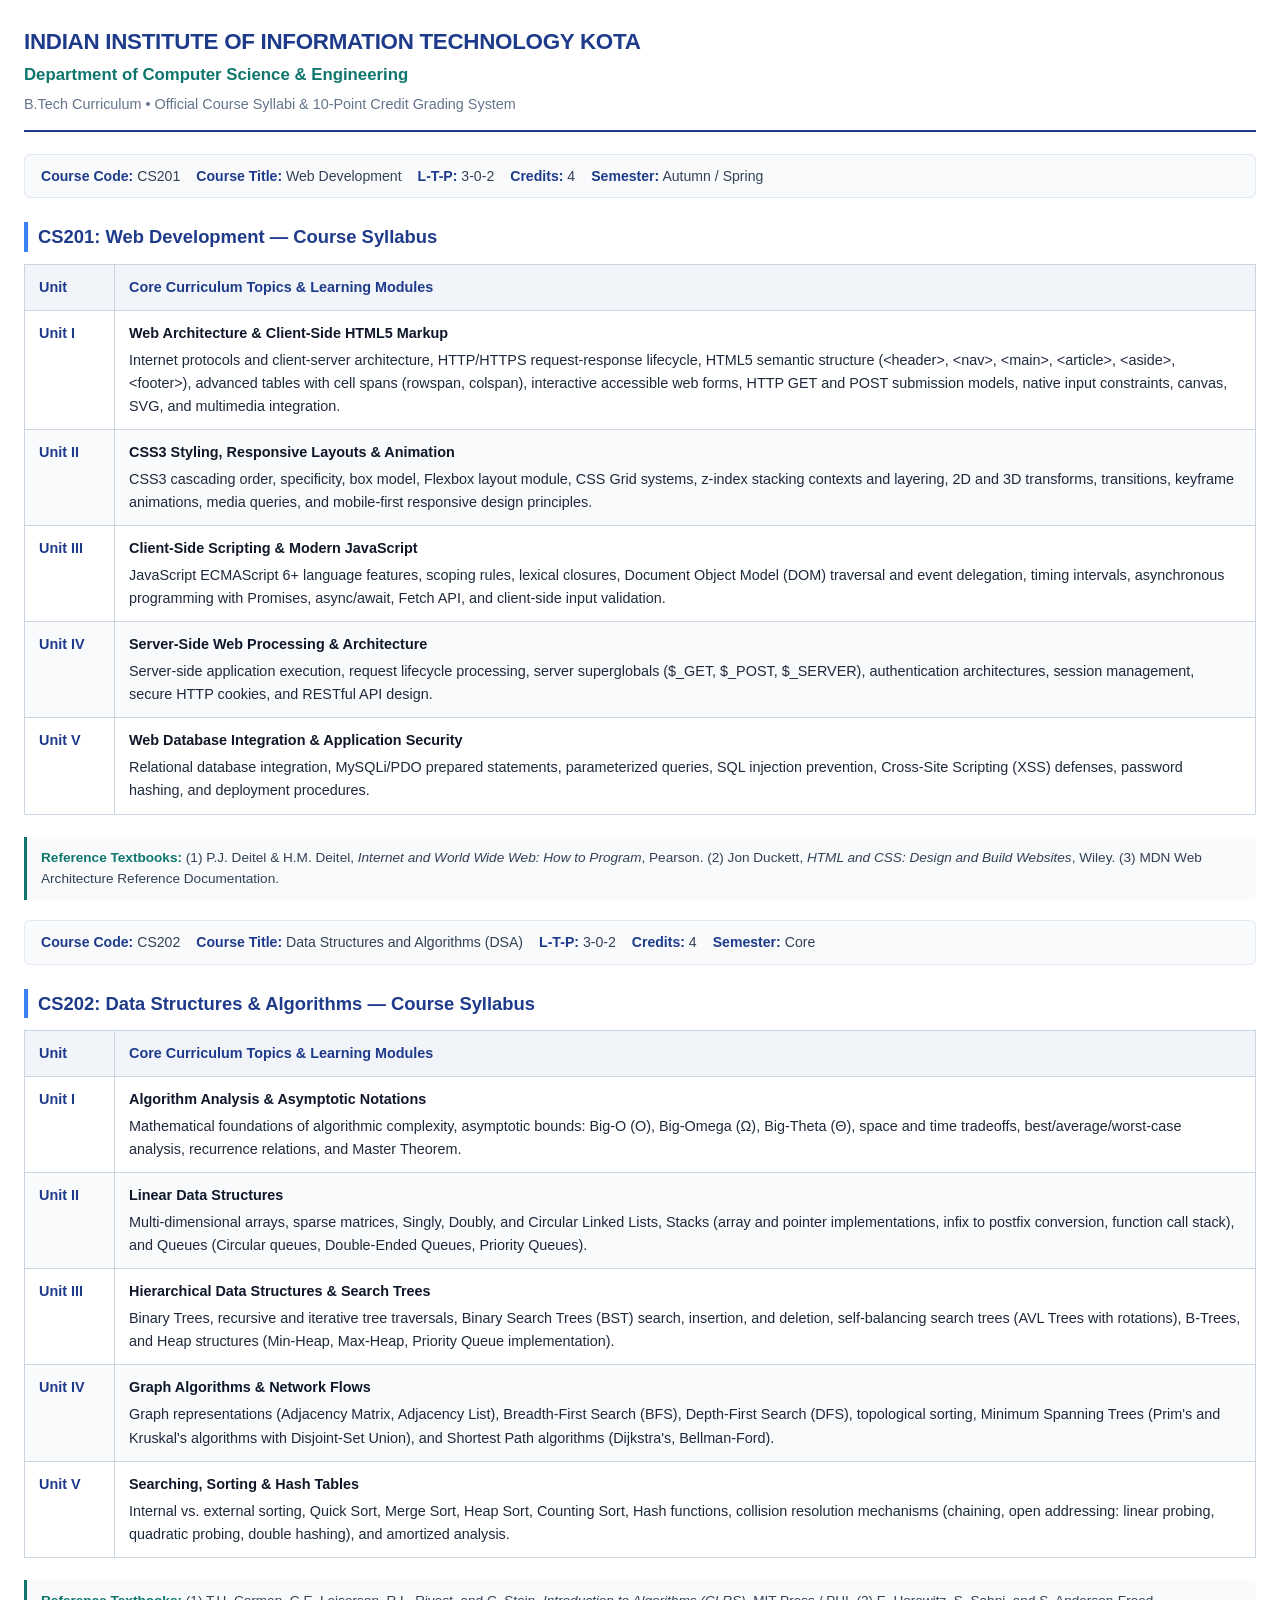
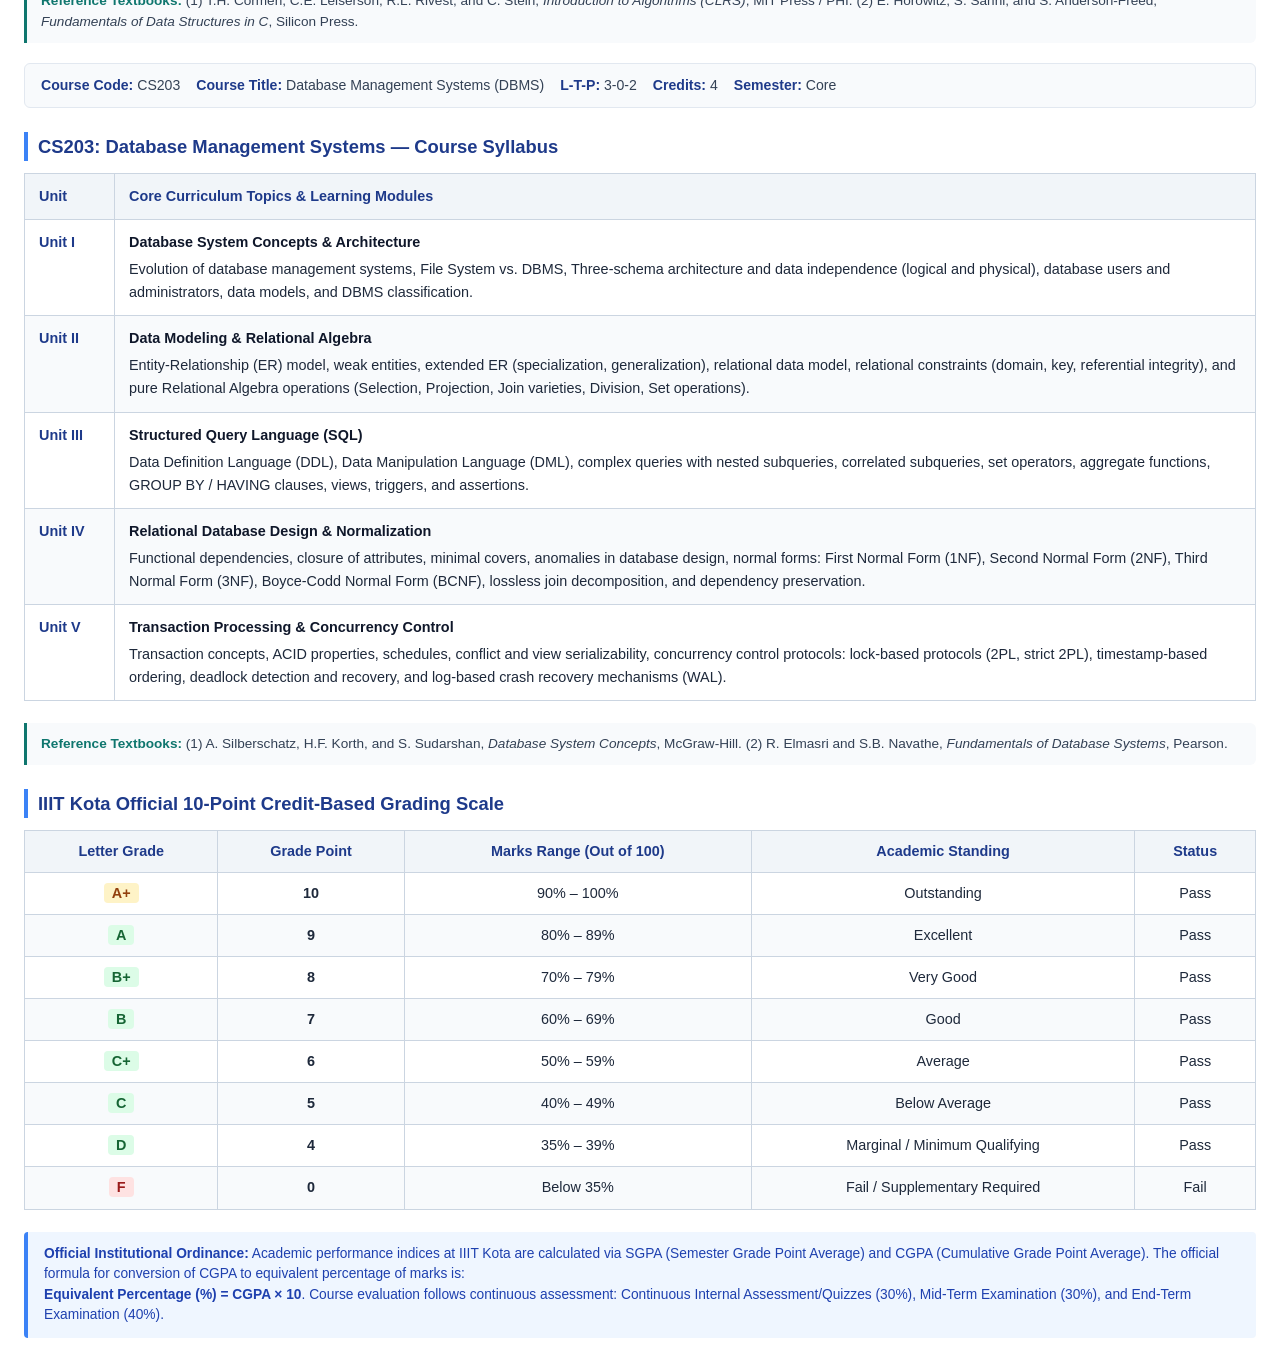
<file: frontend/syllabus.html>
<!DOCTYPE html>
<html lang="en">
<head>
    <meta charset="UTF-8">
    <meta name="viewport" content="width=device-width, initial-scale=1.0">
    <title>IIIT Kota | Official B.Tech CSE Course Syllabi & Grading System</title>
    <link rel="stylesheet" href="css/syllabus.css">
</head>
<body>

    <header class="syllabus-header">
        <h1 class="institute-title">Indian Institute of Information Technology Kota</h1>
        <h2 class="department-title">Department of Computer Science &amp; Engineering</h2>
        <p class="curriculum-meta">B.Tech Curriculum • Official Course Syllabi &amp; 10-Point Credit Grading System</p>
    </header>

    <!-- Course 1: Web Development -->
    <div class="course-meta-bar">
        <span><strong>Course Code:</strong> CS201</span>
        <span><strong>Course Title:</strong> Web Development</span>
        <span><strong>L-T-P:</strong> 3-0-2</span>
        <span><strong>Credits:</strong> 4</span>
        <span><strong>Semester:</strong> Autumn / Spring</span>
    </div>

    <h3 class="section-heading">CS201: Web Development — Course Syllabus</h3>
    <table>
        <thead>
            <tr>
                <th class="unit-col">Unit</th>
                <th>Core Curriculum Topics &amp; Learning Modules</th>
            </tr>
        </thead>
        <tbody>
            <tr>
                <td class="unit-col">Unit I</td>
                <td>
                    <span class="topic-title">Web Architecture &amp; Client-Side HTML5 Markup</span>
                    Internet protocols and client-server architecture, HTTP/HTTPS request-response lifecycle, HTML5 semantic structure (&lt;header&gt;, &lt;nav&gt;, &lt;main&gt;, &lt;article&gt;, &lt;aside&gt;, &lt;footer&gt;), advanced tables with cell spans (rowspan, colspan), interactive accessible web forms, HTTP GET and POST submission models, native input constraints, canvas, SVG, and multimedia integration.
                </td>
            </tr>
            <tr>
                <td class="unit-col">Unit II</td>
                <td>
                    <span class="topic-title">CSS3 Styling, Responsive Layouts &amp; Animation</span>
                    CSS3 cascading order, specificity, box model, Flexbox layout module, CSS Grid systems, z-index stacking contexts and layering, 2D and 3D transforms, transitions, keyframe animations, media queries, and mobile-first responsive design principles.
                </td>
            </tr>
            <tr>
                <td class="unit-col">Unit III</td>
                <td>
                    <span class="topic-title">Client-Side Scripting &amp; Modern JavaScript</span>
                    JavaScript ECMAScript 6+ language features, scoping rules, lexical closures, Document Object Model (DOM) traversal and event delegation, timing intervals, asynchronous programming with Promises, async/await, Fetch API, and client-side input validation.
                </td>
            </tr>
            <tr>
                <td class="unit-col">Unit IV</td>
                <td>
                    <span class="topic-title">Server-Side Web Processing &amp; Architecture</span>
                    Server-side application execution, request lifecycle processing, server superglobals ($_GET, $_POST, $_SERVER), authentication architectures, session management, secure HTTP cookies, and RESTful API design.
                </td>
            </tr>
            <tr>
                <td class="unit-col">Unit V</td>
                <td>
                    <span class="topic-title">Web Database Integration &amp; Application Security</span>
                    Relational database integration, MySQLi/PDO prepared statements, parameterized queries, SQL injection prevention, Cross-Site Scripting (XSS) defenses, password hashing, and deployment procedures.
                </td>
            </tr>
        </tbody>
    </table>

    <div class="textbook-box">
        <strong>Reference Textbooks:</strong> (1) P.J. Deitel &amp; H.M. Deitel, <em>Internet and World Wide Web: How to Program</em>, Pearson. (2) Jon Duckett, <em>HTML and CSS: Design and Build Websites</em>, Wiley. (3) MDN Web Architecture Reference Documentation.
    </div>

    <!-- Course 2: Data Structures and Algorithms -->
    <div class="course-meta-bar">
        <span><strong>Course Code:</strong> CS202</span>
        <span><strong>Course Title:</strong> Data Structures and Algorithms (DSA)</span>
        <span><strong>L-T-P:</strong> 3-0-2</span>
        <span><strong>Credits:</strong> 4</span>
        <span><strong>Semester:</strong> Core</span>
    </div>

    <h3 class="section-heading">CS202: Data Structures &amp; Algorithms — Course Syllabus</h3>
    <table>
        <thead>
            <tr>
                <th class="unit-col">Unit</th>
                <th>Core Curriculum Topics &amp; Learning Modules</th>
            </tr>
        </thead>
        <tbody>
            <tr>
                <td class="unit-col">Unit I</td>
                <td>
                    <span class="topic-title">Algorithm Analysis &amp; Asymptotic Notations</span>
                    Mathematical foundations of algorithmic complexity, asymptotic bounds: Big-O (O), Big-Omega (&Omega;), Big-Theta (&Theta;), space and time tradeoffs, best/average/worst-case analysis, recurrence relations, and Master Theorem.
                </td>
            </tr>
            <tr>
                <td class="unit-col">Unit II</td>
                <td>
                    <span class="topic-title">Linear Data Structures</span>
                    Multi-dimensional arrays, sparse matrices, Singly, Doubly, and Circular Linked Lists, Stacks (array and pointer implementations, infix to postfix conversion, function call stack), and Queues (Circular queues, Double-Ended Queues, Priority Queues).
                </td>
            </tr>
            <tr>
                <td class="unit-col">Unit III</td>
                <td>
                    <span class="topic-title">Hierarchical Data Structures &amp; Search Trees</span>
                    Binary Trees, recursive and iterative tree traversals, Binary Search Trees (BST) search, insertion, and deletion, self-balancing search trees (AVL Trees with rotations), B-Trees, and Heap structures (Min-Heap, Max-Heap, Priority Queue implementation).
                </td>
            </tr>
            <tr>
                <td class="unit-col">Unit IV</td>
                <td>
                    <span class="topic-title">Graph Algorithms &amp; Network Flows</span>
                    Graph representations (Adjacency Matrix, Adjacency List), Breadth-First Search (BFS), Depth-First Search (DFS), topological sorting, Minimum Spanning Trees (Prim's and Kruskal's algorithms with Disjoint-Set Union), and Shortest Path algorithms (Dijkstra's, Bellman-Ford).
                </td>
            </tr>
            <tr>
                <td class="unit-col">Unit V</td>
                <td>
                    <span class="topic-title">Searching, Sorting &amp; Hash Tables</span>
                    Internal vs. external sorting, Quick Sort, Merge Sort, Heap Sort, Counting Sort, Hash functions, collision resolution mechanisms (chaining, open addressing: linear probing, quadratic probing, double hashing), and amortized analysis.
                </td>
            </tr>
        </tbody>
    </table>

    <div class="textbook-box">
        <strong>Reference Textbooks:</strong> (1) T.H. Cormen, C.E. Leiserson, R.L. Rivest, and C. Stein, <em>Introduction to Algorithms (CLRS)</em>, MIT Press / PHI. (2) E. Horowitz, S. Sahni, and S. Anderson-Freed, <em>Fundamentals of Data Structures in C</em>, Silicon Press.
    </div>

    <!-- Course 3: Database Management Systems -->
    <div class="course-meta-bar">
        <span><strong>Course Code:</strong> CS203</span>
        <span><strong>Course Title:</strong> Database Management Systems (DBMS)</span>
        <span><strong>L-T-P:</strong> 3-0-2</span>
        <span><strong>Credits:</strong> 4</span>
        <span><strong>Semester:</strong> Core</span>
    </div>

    <h3 class="section-heading">CS203: Database Management Systems — Course Syllabus</h3>
    <table>
        <thead>
            <tr>
                <th class="unit-col">Unit</th>
                <th>Core Curriculum Topics &amp; Learning Modules</th>
            </tr>
        </thead>
        <tbody>
            <tr>
                <td class="unit-col">Unit I</td>
                <td>
                    <span class="topic-title">Database System Concepts &amp; Architecture</span>
                    Evolution of database management systems, File System vs. DBMS, Three-schema architecture and data independence (logical and physical), database users and administrators, data models, and DBMS classification.
                </td>
            </tr>
            <tr>
                <td class="unit-col">Unit II</td>
                <td>
                    <span class="topic-title">Data Modeling &amp; Relational Algebra</span>
                    Entity-Relationship (ER) model, weak entities, extended ER (specialization, generalization), relational data model, relational constraints (domain, key, referential integrity), and pure Relational Algebra operations (Selection, Projection, Join varieties, Division, Set operations).
                </td>
            </tr>
            <tr>
                <td class="unit-col">Unit III</td>
                <td>
                    <span class="topic-title">Structured Query Language (SQL)</span>
                    Data Definition Language (DDL), Data Manipulation Language (DML), complex queries with nested subqueries, correlated subqueries, set operators, aggregate functions, GROUP BY / HAVING clauses, views, triggers, and assertions.
                </td>
            </tr>
            <tr>
                <td class="unit-col">Unit IV</td>
                <td>
                    <span class="topic-title">Relational Database Design &amp; Normalization</span>
                    Functional dependencies, closure of attributes, minimal covers, anomalies in database design, normal forms: First Normal Form (1NF), Second Normal Form (2NF), Third Normal Form (3NF), Boyce-Codd Normal Form (BCNF), lossless join decomposition, and dependency preservation.
                </td>
            </tr>
            <tr>
                <td class="unit-col">Unit V</td>
                <td>
                    <span class="topic-title">Transaction Processing &amp; Concurrency Control</span>
                    Transaction concepts, ACID properties, schedules, conflict and view serializability, concurrency control protocols: lock-based protocols (2PL, strict 2PL), timestamp-based ordering, deadlock detection and recovery, and log-based crash recovery mechanisms (WAL).
                </td>
            </tr>
        </tbody>
    </table>

    <div class="textbook-box">
        <strong>Reference Textbooks:</strong> (1) A. Silberschatz, H.F. Korth, and S. Sudarshan, <em>Database System Concepts</em>, McGraw-Hill. (2) R. Elmasri and S.B. Navathe, <em>Fundamentals of Database Systems</em>, Pearson.
    </div>

    <!-- Official IIIT Kota 10-Point Credit-Based Grading Scale -->
    <h3 class="section-heading">IIIT Kota Official 10-Point Credit-Based Grading Scale</h3>
    <table class="grading-table">
        <thead>
            <tr>
                <th>Letter Grade</th>
                <th>Grade Point</th>
                <th>Marks Range (Out of 100)</th>
                <th>Academic Standing</th>
                <th>Status</th>
            </tr>
        </thead>
        <tbody>
            <tr>
                <td><span class="grade-badge-top">A+</span></td>
                <td><strong>10</strong></td>
                <td>90% &ndash; 100%</td>
                <td>Outstanding</td>
                <td>Pass</td>
            </tr>
            <tr>
                <td><span class="grade-badge-pass">A</span></td>
                <td><strong>9</strong></td>
                <td>80% &ndash; 89%</td>
                <td>Excellent</td>
                <td>Pass</td>
            </tr>
            <tr>
                <td><span class="grade-badge-pass">B+</span></td>
                <td><strong>8</strong></td>
                <td>70% &ndash; 79%</td>
                <td>Very Good</td>
                <td>Pass</td>
            </tr>
            <tr>
                <td><span class="grade-badge-pass">B</span></td>
                <td><strong>7</strong></td>
                <td>60% &ndash; 69%</td>
                <td>Good</td>
                <td>Pass</td>
            </tr>
            <tr>
                <td><span class="grade-badge-pass">C+</span></td>
                <td><strong>6</strong></td>
                <td>50% &ndash; 59%</td>
                <td>Average</td>
                <td>Pass</td>
            </tr>
            <tr>
                <td><span class="grade-badge-pass">C</span></td>
                <td><strong>5</strong></td>
                <td>40% &ndash; 49%</td>
                <td>Below Average</td>
                <td>Pass</td>
            </tr>
            <tr>
                <td><span class="grade-badge-pass">D</span></td>
                <td><strong>4</strong></td>
                <td>35% &ndash; 39%</td>
                <td>Marginal / Minimum Qualifying</td>
                <td>Pass</td>
            </tr>
            <tr>
                <td><span class="grade-badge-fail">F</span></td>
                <td><strong>0</strong></td>
                <td>Below 35%</td>
                <td>Fail / Supplementary Required</td>
                <td>Fail</td>
            </tr>
        </tbody>
    </table>

    <div class="policy-card">
        <strong>Official Institutional Ordinance:</strong> 
        Academic performance indices at IIIT Kota are calculated via SGPA (Semester Grade Point Average) and CGPA (Cumulative Grade Point Average). 
        The official formula for conversion of CGPA to equivalent percentage of marks is:
        <br>
        <strong>Equivalent Percentage (%) = CGPA &times; 10</strong>.
        Course evaluation follows continuous assessment: Continuous Internal Assessment/Quizzes (30%), Mid-Term Examination (30%), and End-Term Examination (40%).
    </div>

</body>
</html>
</file>
<file: frontend/css/style.css>
/* ==========================================================================
   ONLINE EXAM SYSTEM - MAIN STYLESHEET (style.css)
   Topic: IIIT Kota Academic Online Examination System
   Architecture: Pure External CSS, Flexbox, Grid, Cards, Admin Module
   ========================================================================== */

/* --- 1. CSS Variables --- */
:root {
    --primary-color: #1e3a8a;
    /* Academic Navy Blue */
    --primary-light: #3b82f6;
    /* Bright Blue */
    --secondary-color: #0f766e;
    /* Teal Accent */
    --accent-warning: #f59e0b;
    /* Amber Notice */
    --accent-danger: #ef4444;
    /* Red Alert / Timer */
    --accent-success: #10b981;
    /* Green Pass / Success */
    --bg-main: #f8fafc;
    /* Slate light background */
    --bg-card: #ffffff;
    /* Crisp white card */
    --text-main: #1e293b;
    /* Dark Slate Text */
    --text-muted: #64748b;
    /* Muted Gray Text */
    --border-color: #e2e8f0;
    /* Subtle Border */
    --shadow-sm: 0 1px 3px rgba(0, 0, 0, 0.1);
    --shadow-md: 0 4px 6px -1px rgba(0, 0, 0, 0.1), 0 2px 4px -2px rgba(0, 0, 0, 0.1);
    --shadow-lg: 0 10px 15px -3px rgba(0, 0, 0, 0.1), 0 4px 6px -4px rgba(0, 0, 0, 0.1);
    --radius-md: 8px;
    --radius-lg: 12px;
}

/* --- 2. Base Reset & Typography --- */
* {
    margin: 0;
    padding: 0;
    box-sizing: border-box;
    font-family: 'Segoe UI', Tahoma, Geneva, Verdana, sans-serif;
}

body {
    background-color: var(--bg-main);
    color: var(--text-main);
    line-height: 1.6;
    display: flex;
    flex-direction: column;
    min-height: 100vh;
}

a {
    color: var(--primary-light);
    text-decoration: none;
    transition: color 0.2s ease;
}

a:hover {
    color: var(--primary-color);
}

/* --- 3. Marquee Announcement Bar --- */
.notice-marquee-container {
    background: linear-gradient(90deg, #1e3a8a, #0f766e);
    color: #ffffff;
    padding: 8px 16px;
    font-size: 0.95rem;
    font-weight: 500;
    border-bottom: 2px solid #f59e0b;
}

marquee {
    display: block;
    cursor: default;
}

/* --- 4. Navigation Bar with Dropdown --- */
.site-header {
    background-color: #ffffff;
    box-shadow: var(--shadow-sm);
    position: sticky;
    top: 0;
    z-index: 1000;
}

.navbar {
    max-width: 1200px;
    margin: 0 auto;
    padding: 0 20px;
    height: 70px;
    display: flex;
    justify-content: space-between;
    align-items: center;
}

.brand-logo {
    display: flex;
    align-items: center;
    gap: 10px;
    font-size: 1.4rem;
    font-weight: 700;
    color: var(--primary-color);
}

.brand-logo .logo-icon {
    font-size: 1.8rem;
}

.nav-links {
    list-style: none;
    display: flex;
    align-items: center;
    gap: 20px;
}

.nav-item {
    position: relative;
}

.nav-link {
    color: var(--text-main);
    font-weight: 600;
    padding: 10px 14px;
    border-radius: var(--radius-md);
    display: inline-block;
    transition: background-color 0.2s ease, color 0.2s ease;
}

.nav-link:hover,
.nav-link.active {
    background-color: #eff6ff;
    color: var(--primary-color);
}

/* Dropdown Menu */
.dropdown-menu {
    position: absolute;
    top: 100%;
    left: 0;
    background-color: #ffffff;
    box-shadow: var(--shadow-lg);
    border-radius: var(--radius-md);
    min-width: 210px;
    list-style: none;
    padding: 8px 0;
    margin-top: 5px;
    border: 1px solid var(--border-color);
    display: none;
    z-index: 1100;
}

.dropdown-menu li a {
    display: block;
    padding: 10px 18px;
    color: var(--text-main);
    font-weight: 500;
    font-size: 0.92rem;
}

.dropdown-menu li a:hover {
    background-color: #eff6ff;
    color: var(--primary-color);
    padding-left: 24px;
}

.nav-item.dropdown:hover .dropdown-menu {
    display: block;
}

/* Nav Action Buttons */
.btn-nav {
    background-color: var(--primary-color);
    color: #ffffff !important;
    padding: 8px 18px;
    border-radius: var(--radius-md);
    font-weight: 600;
}

.btn-nav:hover {
    background-color: var(--primary-light);
}

.btn-nav-accent {
    background-color: #0f766e;
    border: 1px solid #14b8a6;
}

.btn-nav-accent:hover {
    background-color: #115e59;
}

.btn-nav-admin {
    background-color: #334155;
    border: 1px solid #475569;
}

.btn-nav-admin:hover {
    background-color: #1e293b;
}

/* --- 5. Main Content Container & Layouts --- */
.container {
    max-width: 1200px;
    margin: 0 auto;
    padding: 30px 20px;
    flex: 1;
}

.section-title {
    text-align: center;
    margin-bottom: 30px;
}

.section-title h2 {
    font-size: 2rem;
    color: var(--primary-color);
}

.section-title p {
    color: var(--text-muted);
}

/* --- 6. Hero Banner --- */
.hero-banner {
    background: linear-gradient(135deg, #1e3a8a 0%, #3b82f6 100%);
    color: #ffffff;
    padding: 48px 24px;
    border-radius: 12px;
    text-align: center;
    margin-bottom: 35px;
    box-shadow: 0 10px 20px rgba(30, 58, 138, 0.15);
}

.hero-banner h1 {
    font-size: 2.4rem;
    margin-bottom: 12px;
    letter-spacing: -0.5px;
}

.hero-banner p {
    font-size: 1.08rem;
    opacity: 0.95;
    max-width: 680px;
    margin: 0 auto 22px;
    line-height: 1.6;
}

.hero-actions {
    display: flex;
    gap: 15px;
    justify-content: center;
    flex-wrap: wrap;
}

/* --- 7. Cards & CSS Grid --- */
.card-grid {
    display: grid;
    grid-template-columns: repeat(auto-fit, minmax(280px, 1fr));
    gap: 25px;
    margin-top: 25px;
}

.ui-card {
    background-color: var(--bg-card);
    border: 1px solid var(--border-color);
    border-radius: var(--radius-lg);
    padding: 24px;
    box-shadow: var(--shadow-sm);
    position: relative;
    display: flex;
    flex-direction: column;
}

.card-badge {
    position: absolute;
    top: 15px;
    right: 15px;
    background-color: var(--accent-warning);
    color: #ffffff;
    font-size: 0.75rem;
    font-weight: 700;
    padding: 3px 10px;
    border-radius: 20px;
    z-index: 10;
    text-transform: uppercase;
}

.card-badge.badge-live {
    background-color: var(--accent-danger);
}

.card-badge.badge-success {
    background-color: var(--accent-success);
}

.card-badge.badge-locked {
    background-color: #64748b;
}

.card-title {
    font-size: 1.25rem;
    color: var(--primary-color);
    margin-bottom: 10px;
}

.card-body {
    color: var(--text-muted);
    font-size: 0.95rem;
    margin-bottom: 20px;
    flex-grow: 1;
}

.card-icon {
    font-size: 2.4rem;
    margin-bottom: 12px;
}

.card-link-hint {
    color: var(--primary-light);
    font-weight: 600;
    font-size: 0.85rem;
}

/* Info Section (Article & Aside) */
.info-section-grid {
    display: flex;
    gap: 30px;
    flex-wrap: wrap;
}

.info-article {
    flex: 2;
    min-width: 300px;
}

.info-aside {
    flex: 1;
    min-width: 250px;
    background-color: #eff6ff;
}

.aside-text {
    font-size: 0.9rem;
    color: #334155;
    line-height: 1.5;
}

.aside-link {
    font-size: 0.88rem;
    font-weight: 600;
    color: var(--primary-color);
}

/* --- 8. Buttons & Form Elements --- */
.btn {
    display: inline-block;
    padding: 10px 20px;
    border-radius: var(--radius-md);
    font-size: 0.95rem;
    font-weight: 600;
    text-align: center;
    border: none;
    cursor: pointer;
    transition: all 0.2s ease;
}

.btn-primary {
    background-color: var(--primary-color);
    color: #ffffff;
}

.btn-primary:hover {
    background-color: var(--primary-light);
}

.btn-secondary {
    background-color: var(--secondary-color);
    color: #ffffff;
}

.btn-secondary:hover {
    opacity: 0.9;
}

.btn-danger {
    background-color: var(--accent-danger);
    color: #ffffff;
}

.btn-danger:hover {
    background-color: #c53030;
    color: #ffffff;
}

/* Action button group for subject table rows */
.action-btn-group {
    display: flex;
    gap: 6px;
    flex-wrap: wrap;
    justify-content: center;
    align-items: center;
}

.btn-outline {
    background-color: transparent;
    border: 1px solid var(--primary-color);
    color: var(--primary-color);
}

.btn-outline:hover {
    background-color: var(--primary-color);
    color: #ffffff;
}

.btn-white {
    background-color: #ffffff;
    color: var(--primary-color);
}

.btn-white:hover {
    background-color: #f8fafc;
    color: var(--primary-color);
}

.btn-block {
    display: block;
    width: 100%;
}

.btn-lg {
    padding: 13px 32px;
    font-size: 1.05rem;
}

.btn-sm {
    padding: 6px 12px;
    font-size: 0.82rem;
}

.action-center {
    text-align: center;
    margin: 30px 0;
}

/* Form Styles */
.form-group {
    margin-bottom: 20px;
}

.form-label {
    display: block;
    font-weight: 600;
    margin-bottom: 6px;
    color: var(--text-main);
}

.form-control {
    width: 100%;
    padding: 11px 14px;
    font-size: 0.95rem;
    border: 1px solid var(--border-color);
    border-radius: var(--radius-md);
    background-color: #ffffff;
    transition: border-color 0.2s ease, box-shadow 0.2s ease;
}

.form-control:focus {
    outline: none;
    border-color: var(--primary-light);
    box-shadow: 0 0 0 3px rgba(59, 130, 246, 0.2);
}

textarea.form-control {
    resize: vertical;
    min-height: 80px;
}

small.form-hint {
    display: block;
    font-size: 0.8rem;
    color: var(--text-muted);
    margin-top: 5px;
}

/* --- 9. Guidelines Components --- */
.guideline-highlight {
    border-left: 4px solid #3b82f6;
    background-color: #f8fafc;
    padding: 15px 20px;
    margin: 18px 0;
    border-radius: 0 8px 8px 0;
}

.formula-box {
    background-color: #f1f5f9;
    padding: 10px 16px;
    border-radius: 6px;
    font-family: 'Courier New', Courier, monospace;
    font-size: 1.05rem;
    color: #1e3a8a;
    display: inline-block;
    margin: 6px 0;
}

.code-hint {
    color: var(--text-muted);
    display: block;
    margin-top: 8px;
    font-size: 0.85rem;
}

.section-header-flex {
    display: flex;
    justify-content: space-between;
    align-items: center;
    flex-wrap: wrap;
    margin-bottom: 12px;
}

/* --- 10. Exam Questions & Locked Screen Components --- */
.question-card {
    margin-bottom: 25px;
}

.question-header {
    display: flex;
    justify-content: space-between;
    align-items: center;
    border-bottom: 1px solid var(--border-color);
    padding-bottom: 10px;
    margin-bottom: 15px;
}

.question-number {
    font-size: 1.1rem;
    font-weight: 700;
    color: var(--primary-color);
}

.question-points {
    font-size: 0.85rem;
    background-color: #dbeafe;
    color: #1e40af;
    padding: 2px 8px;
    border-radius: 4px;
    font-weight: 600;
}

.question-text {
    font-size: 1.05rem;
    font-weight: 600;
    margin-bottom: 15px;
}

.question-hint {
    color: var(--text-muted);
    font-size: 0.9rem;
    margin-bottom: 12px;
}

.option-card {
    display: flex;
    align-items: center;
    gap: 12px;
    border: 2px solid var(--border-color, #e2e8f0);
    border-radius: 8px;
    padding: 12px 16px;
    margin-bottom: 10px;
    background: #fff;
    cursor: pointer;
    transition: border-color 0.2s ease, background 0.2s ease, box-shadow 0.2s ease;
}
.option-card:hover {
    border-color: var(--primary-color, #1a237e);
    background: #f0f4ff;
    box-shadow: 0 2px 8px rgba(26,35,126,0.08);
}
.option-card input[type="radio"] {
    width: 18px;
    height: 18px;
    accent-color: var(--primary-color, #1a237e);
    flex-shrink: 0;
    cursor: pointer;
}
.option-card label {
    cursor: pointer;
    width: 100%;
    display: block;
    font-size: 0.98rem;
    color: #2d3748;
    line-height: 1.5;
}
.option-card.option-selected {
    border-color: var(--primary-color, #1a237e);
    background: #e8ecff;
    box-shadow: 0 2px 10px rgba(26,35,126,0.13);
}
.option-card.option-selected label {
    font-weight: 600;
    color: var(--primary-color, #1a237e);
}

.locked-paper-box {
    background-color: #ffffff;
    border: 2px dashed #94a3b8;
    border-radius: var(--radius-lg);
    padding: 48px 24px;
    text-align: center;
    max-width: 650px;
    margin: 40px auto;
}

.locked-icon {
    font-size: 3.5rem;
    margin-bottom: 16px;
}

.locked-title {
    font-size: 1.6rem;
    color: #1e293b;
    margin-bottom: 10px;
}

.locked-desc {
    color: var(--text-muted);
    font-size: 1rem;
    margin-bottom: 25px;
    line-height: 1.6;
}

.modal-text {
    color: var(--text-muted);
    font-size: 0.95rem;
    line-height: 1.5;
}

.modal-notice {
    background-color: #f8fafc;
    padding: 10px 14px;
    border-radius: 6px;
    margin-top: 15px;
    font-size: 0.85rem;
    border: 1px solid #e2e8f0;
}

/* --- 11. Results / Marksheet Components --- */
.search-container {
    background: #ffffff;
    border: 1px solid var(--border-color);
    border-radius: var(--radius-lg);
    padding: 24px;
    margin-bottom: 30px;
    box-shadow: var(--shadow-sm);
}

.search-title {
    color: var(--primary-color);
    margin-bottom: 12px;
    font-size: 1.15rem;
}

.search-form {
    display: flex;
    gap: 15px;
    flex-wrap: wrap;
    align-items: flex-end;
}

.form-col-flex {
    flex: 1;
    min-width: 200px;
}

.form-col-flex-sm {
    flex: 1;
    min-width: 180px;
}

.btn-search {
    padding: 11px 24px;
}

.table-header-flex {
    display: flex;
    justify-content: space-between;
    align-items: center;
    margin-bottom: 15px;
    flex-wrap: wrap;
    gap: 10px;
}

.badge-verified {
    background-color: #e0f2fe;
    color: #0369a1;
    padding: 4px 12px;
    border-radius: 20px;
    font-size: 0.82rem;
    font-weight: 700;
    border: 1px solid #bae6fd;
}

.badge-grade-top {
    background-color: #fef3c7;
    color: #92400e;
    padding: 4px 10px;
    border-radius: 4px;
    font-weight: 700;
    font-size: 0.85rem;
    display: inline-block;
}

.badge-grade-pass {
    background-color: #dcfce7;
    color: #15803d;
    padding: 4px 10px;
    border-radius: 4px;
    font-weight: 700;
    font-size: 0.85rem;
    display: inline-block;
}

.th-subgroup {
    text-align: center;
    background-color: #e2e8f0;
}

.td-student-roll {
    text-align: center;
    font-weight: 700;
    vertical-align: middle;
    background-color: #f8fafc;
}

.td-student-name {
    font-weight: 600;
    vertical-align: middle;
    background-color: #f8fafc;
}

.td-student-sub {
    color: var(--text-muted);
    font-weight: normal;
    font-size: 0.85rem;
}

.score-good {
    text-align: center;
    font-weight: 600;
    color: #16a34a;
}

.score-mid {
    text-align: center;
    font-weight: 600;
    color: #d97706;
}

.score-low {
    text-align: center;
    font-weight: 600;
    color: #dc2626;
}

.score-primary {
    text-align: center;
    color: var(--primary-color);
    font-weight: 700;
}

.total-label {
    text-align: right;
    padding-right: 20px;
    font-weight: 700;
}

.summary-row {
    background-color: #eff6ff;
    font-weight: bold;
    text-align: center;
}

.summary-row td {
    padding: 16px;
}

.grade-criteria-box {
    background-color: #f8fafc;
    border-left: 4px solid var(--secondary-color);
    padding: 14px 18px;
    margin-top: 15px;
    border-radius: 0 6px 6px 0;
}

.grade-criteria-text {
    font-size: 0.88rem;
    color: #334155;
    margin: 0;
    line-height: 1.6;
}

/* --- 12. Authentication Components --- */
.auth-wrapper {
    display: flex;
    justify-content: center;
    align-items: center;
    padding: 40px 15px;
}

.auth-card {
    background-color: #ffffff;
    border-radius: 12px;
    box-shadow: 0 10px 25px -5px rgba(0, 0, 0, 0.08);
    border: 1px solid #e2e8f0;
    width: 100%;
    max-width: 440px;
    padding: 35px 30px;
}

.register-card {
    max-width: 520px;
}

.auth-header {
    text-align: center;
    margin-bottom: 25px;
}

.auth-header h2 {
    color: #1e3a8a;
    font-size: 1.8rem;
}

.auth-subtitle {
    color: var(--text-muted);
    font-size: 0.95rem;
}

.form-row-between {
    display: flex;
    justify-content: space-between;
    align-items: center;
    font-size: 0.88rem;
}

.remember-label {
    display: flex;
    align-items: center;
    gap: 6px;
    cursor: pointer;
}

.link-primary {
    color: var(--primary-light);
}

.auth-btn {
    padding: 12px;
    margin-top: 10px;
}

.auth-switch-text {
    text-align: center;
    font-size: 0.9rem;
    color: var(--text-muted);
}

.demo-credentials-box {
    background-color: #f1f5f9;
    padding: 12px;
    border-radius: 6px;
    margin-top: 15px;
    font-size: 0.85rem;
    border-left: 4px solid #10b981;
}

/* --- 13. Admin Management Components --- */
.admin-stats-grid {
    display: grid;
    grid-template-columns: repeat(auto-fit, minmax(220px, 1fr));
    gap: 20px;
    margin-bottom: 30px;
}

.stat-card {
    background: #ffffff;
    border: 1px solid var(--border-color);
    border-radius: var(--radius-lg);
    padding: 20px;
    box-shadow: var(--shadow-sm);
    display: flex;
    align-items: center;
    gap: 18px;
}

.stat-icon {
    font-size: 2.2rem;
}

.stat-number {
    font-size: 1.8rem;
    font-weight: 800;
    color: var(--primary-color);
    line-height: 1.1;
}

.stat-label {
    font-size: 0.85rem;
    color: var(--text-muted);
    font-weight: 600;
    text-transform: uppercase;
}

.admin-form-grid {
    display: grid;
    grid-template-columns: repeat(auto-fit, minmax(450px, 1fr));
    gap: 25px;
    margin-bottom: 35px;
}

.admin-card {
    background: #ffffff;
    border: 1px solid var(--border-color);
    border-radius: var(--radius-lg);
    padding: 24px;
    box-shadow: var(--shadow-sm);
}

.badge-status-active {
    background-color: #dcfce7;
    color: #166534;
    padding: 3px 8px;
    border-radius: 4px;
    font-weight: 700;
    font-size: 0.8rem;
}

.badge-status-locked {
    background-color: #f1f5f9;
    color: #475569;
    padding: 3px 8px;
    border-radius: 4px;
    font-weight: 700;
    font-size: 0.8rem;
    border: 1px solid #cbd5e1;
}

/* --- 14. Exam Result Components --- */
.result-container {
    max-width: 600px;
    margin: 50px auto;
    text-align: center;
}

.score-circle {
    width: 140px;
    height: 140px;
    border-radius: 50%;
    background: linear-gradient(135deg, #1e3a8a, #3b82f6);
    color: #ffffff;
    display: flex;
    flex-direction: column;
    justify-content: center;
    align-items: center;
    margin: 20px auto;
    box-shadow: 0 10px 15px rgba(30, 58, 138, 0.2);
}

.score-number {
    font-size: 2.4rem;
    font-weight: 800;
    line-height: 1;
}

.score-total {
    font-size: 0.9rem;
    opacity: 0.85;
}

.grade-display {
    margin: 20px 0;
    font-size: 1.1rem;
}

.grade-text {
    color: #16a34a;
    font-weight: 700;
}

.alert-success {
    background-color: #dcfce7;
    color: #166534;
    padding: 10px;
    border-radius: 6px;
    font-size: 0.88rem;
    margin-bottom: 20px;
}

.alert-warning {
    background-color: #fee2e2;
    color: #991b1b;
    padding: 10px;
    border-radius: 6px;
    font-size: 0.88rem;
    margin-bottom: 20px;
}

.alert-info {
    background-color: #e0f2fe;
    color: #0369a1;
    border: 1px solid #bae6fd;
    padding: 12px 16px;
    border-radius: 6px;
    font-size: 0.9rem;
    margin-bottom: 20px;
}

.result-actions {
    display: flex;
    gap: 15px;
    justify-content: center;
    flex-wrap: wrap;
}

/* --- 15. HTML Tables --- */
.table-responsive {
    overflow-x: auto;
    margin: 20px 0;
    border-radius: var(--radius-md);
    box-shadow: var(--shadow-sm);
    border: 1px solid var(--border-color);
}

.custom-table {
    width: 100%;
    border-collapse: collapse;
    background-color: #ffffff;
    text-align: left;
}

.custom-table th,
.custom-table td {
    padding: 14px 18px;
    border: 1px solid var(--border-color);
    font-size: 0.95rem;
}

.custom-table th {
    background-color: #f1f5f9;
    color: var(--primary-color);
    font-weight: 700;
}

.custom-table tbody tr:hover {
    background-color: #f8fafc;
}

.custom-table .total-row {
    background-color: #f8fafc;
    font-weight: 700;
    color: var(--primary-color);
}

/* --- 16. Lists & Typography Styling --- */
.content-list {
    margin-left: 20px;
    margin-bottom: 15px;
}

.content-list li {
    margin-bottom: 8px;
}

dl.def-list {
    background: #ffffff;
    padding: 20px;
    border-radius: var(--radius-md);
    border: 1px solid var(--border-color);
}

dl.def-list dt {
    font-weight: 700;
    color: var(--primary-color);
    margin-top: 10px;
}

dl.def-list dd {
    margin-left: 20px;
    color: var(--text-muted);
    margin-bottom: 10px;
}

pre.code-block {
    background-color: #1e293b;
    color: #e2e8f0;
    padding: 16px;
    border-radius: var(--radius-md);
    overflow-x: auto;
    font-family: 'Courier New', Courier, monospace;
    font-size: 0.9rem;
    margin: 15px 0;
    border-left: 4px solid var(--accent-warning);
}

hr.custom-hr {
    border: 0;
    height: 1px;
    background: linear-gradient(to right, transparent, var(--border-color), transparent);
    margin: 30px 0;
}

/* --- 17. Responsive iFrame Wrapper --- */
.iframe-wrapper {
    position: relative;
    width: 100%;
    padding-top: 60%;
    border-radius: var(--radius-md);
    overflow: hidden;
    box-shadow: var(--shadow-md);
    border: 1px solid var(--border-color);
    margin-top: 15px;
}

.iframe-wrapper iframe {
    position: absolute;
    top: 0;
    left: 0;
    width: 100%;
    height: 100%;
    border: 0;
}

/* --- 18. Modal Popup with z-index --- */
.modal-overlay {
    position: fixed;
    top: 0;
    left: 0;
    width: 100%;
    height: 100%;
    background-color: rgba(0, 0, 0, 0.6);
    display: none;
    justify-content: center;
    align-items: center;
    z-index: 1500;
}

.modal-dialog {
    background-color: #ffffff;
    width: 90%;
    max-width: 500px;
    border-radius: var(--radius-lg);
    box-shadow: var(--shadow-lg);
    padding: 28px;
    position: relative;
    z-index: 2000;
}

    .modal-overlay.show {
        display: flex;
    }

    .modal-title {
        font-size: 1.3rem;
        color: var(--primary-color);
        margin-bottom: 12px;
    }

    .modal-actions {
        display: flex;
        justify-content: flex-end;
        gap: 12px;
        margin-top: 20px;
    }

    /* --- 19. Exam Timer Floating Badge --- */
    .sticky-timer-bar {
        position: sticky;
        top: 70px;
        background: #ffffff;
        padding: 12px 20px;
        border-bottom: 2px solid var(--accent-danger);
        box-shadow: var(--shadow-sm);
        display: flex;
        justify-content: space-between;
        align-items: center;
        z-index: 900;
    }

    .timer-display {
        font-size: 1.3rem;
        font-weight: 800;
        color: var(--accent-danger);
        background-color: #fef2f2;
        padding: 6px 14px;
        border-radius: var(--radius-md);
        border: 1px solid #fecaca;
    }

    /* --- 20. Footer Semantic Tag --- */
    .site-footer {
        background-color: #0f172a;
        color: #94a3b8;
        padding: 40px 20px 20px;
        margin-top: auto;
    }

    .footer-container {
        max-width: 1200px;
        margin: 0 auto;
        display: flex;
        flex-wrap: wrap;
        justify-content: space-between;
        gap: 30px;
    }

    .footer-col {
        flex: 1 1 250px;
    }

    .footer-col h4 {
        color: #ffffff;
        margin-bottom: 15px;
        font-size: 1.1rem;
    }

    .footer-col ul {
        list-style: none;
    }

    .footer-col ul li {
        margin-bottom: 8px;
    }

    .footer-col ul li a {
        color: #94a3b8;
    }

    .footer-col ul li a:hover {
        color: #ffffff;
    }

    .footer-help-text {
        font-size: 0.88rem;
        line-height: 1.6;
    }

    .footer-bottom {
        text-align: center;
        border-top: 1px solid #1e293b;
        padding-top: 20px;
        margin-top: 30px;
        font-size: 0.85rem;
    }

    /* --- 21. Utility Helpers --- */
    .py-40 {
        padding-top: 40px;
        padding-bottom: 40px;
    }

    .text-center {
        text-align: center;
    }

    .text-muted {
        color: var(--text-muted);
    }

    .font-semibold {
        font-weight: 600;
    }

    .font-bold {
        font-weight: 700;
    }

    .primary-color {
        color: var(--primary-color);
    }

    .hidden {
        display: none;
    }

    .form-inline {
        display: inline;
    }

    .brand-subtext {
        font-size: 0.85rem;
        font-weight: normal;
    }

    .mt-8 {
        margin-top: 8px;
    }

    .mt-10 {
        margin-top: 10px;
    }

    .mt-12 {
        margin-top: 12px;
    }

    .mt-15 {
        margin-top: 15px;
    }

    .mt-25 {
        margin-top: 25px;
    }

    .mb-8 {
        margin-bottom: 8px;
    }

    .mb-10 {
        margin-bottom: 10px;
    }

    .mb-12 {
        margin-bottom: 12px;
    }

    .mb-15 {
        margin-bottom: 15px;
    }

    .mb-20 {
        margin-bottom: 20px;
    }

    .mb-25 {
        margin-bottom: 25px;
    }

    .mb-30 {
        margin-bottom: 30px;
    }

    .my-20 {
        margin: 20px 0;
    }

    .my-25 {
        margin: 25px 0;
    }

    .my-30 {
        margin: 30px 0;
    }

    .mr-15 {
        margin-right: 15px;
    }

    /* --- 22. Responsive Breakpoints --- */
    @media (max-width: 768px) {
        .navbar {
            height: auto;
            padding: 15px 20px;
            flex-direction: column;
            gap: 15px;
        }

        .nav-links {
            flex-wrap: wrap;
            justify-content: center;
            gap: 10px;
        }

        .card-grid {
            grid-template-columns: 1fr;
        }

        .admin-form-grid {
            grid-template-columns: 1fr;
        }
    }

/* --- 23. Admin Inline Messages --- */
.msg-success {
    background: #d4edda;
    color: #155724;
    border: 1px solid #c3e6cb;
    border-radius: 6px;
    padding: 12px 16px;
    margin-bottom: 15px;
    font-weight: 600;
}
.msg-error {
    background: #f8d7da;
    color: #721c24;
    border: 1px solid #f5c6cb;
    border-radius: 6px;
    padding: 12px 16px;
    margin-bottom: 15px;
    font-weight: 600;
}

/* --- 24. Admin Question Bank Viewer --- */
.admin-tab-bar {
    display: flex;
    gap: 10px;
    flex-wrap: wrap;
    margin-bottom: 20px;
}
.admin-tab-btn.active-tab {
    background: var(--color-primary, #1a237e);
    color: #fff;
    border-color: var(--color-primary, #1a237e);
}
.qbank-list {
    display: flex;
    flex-direction: column;
    gap: 14px;
}
.qbank-item {
    background: #f8f9ff;
    border: 1px solid #e0e4f0;
    border-left: 4px solid var(--color-primary, #1a237e);
    border-radius: 8px;
    padding: 14px 18px;
}
.qbank-item-header {
    display: flex;
    justify-content: space-between;
    align-items: center;
    margin-bottom: 8px;
    gap: 10px;
    flex-wrap: wrap;
}
.qbank-item-num {
    font-weight: 700;
    color: var(--color-primary, #1a237e);
    font-size: 0.85rem;
}
.qbank-subject-tag {
    background: var(--color-primary, #1a237e);
    color: #fff;
    font-size: 0.75rem;
    padding: 2px 10px;
    border-radius: 20px;
}
.qbank-question-text {
    font-weight: 600;
    margin-bottom: 10px;
    color: #222;
}
.qbank-options {
    display: grid;
    grid-template-columns: 1fr 1fr;
    gap: 6px 20px;
    list-style: none;
    padding: 0;
    margin: 0;
}
.qbank-options li {
    font-size: 0.9rem;
    color: #444;
}
.qbank-options li.correct-opt {
    color: #1a7a1a;
    font-weight: 700;
}
.qbank-empty {
    color: #888;
    font-style: italic;
    padding: 20px 0;
    text-align: center;
}
/* Extra subject rows appended by JS */
.extra-subject-row {
    animation: fadeIn 0.4s ease;
}
</file>
<file: frontend/css/animations.css>
/* ==========================================================================
   ONLINE EXAM SYSTEM - ANIMATIONS & TRANSFORMS (animations.css)
   Features: 2D Transforms, 3D Transforms, Smooth Transitions, Subtle Keyframes
   ========================================================================== */

/* --- 1. 2D Transform Hover Effects --- */
.hover-lift {
    transition: transform 0.25s ease, box-shadow 0.25s ease;
}

.hover-lift:hover {
    transform: translateY(-3px);
    box-shadow: 0 8px 16px -4px rgba(0, 0, 0, 0.1);
}

.hover-scale {
    transition: transform 0.2s ease, filter 0.2s ease, background-color 0.2s ease;
}

.hover-scale:hover {
    transform: translateY(-1px);
    filter: brightness(1.04);
}

.hover-scale:active {
    transform: translateY(1px);
}

/* --- 2. 3D Transform Card Flip --- */
.card-3d-scene {
    perspective: 1000px;
    width: 100%;
    height: 300px;
    margin-bottom: 20px;
}

.card-3d-inner {
    position: relative;
    width: 100%;
    height: 100%;
    text-align: center;
    transition: transform 0.6s ease-in-out;
    transform-style: preserve-3d;
}

.card-3d-scene:hover .card-3d-inner {
    transform: rotateY(180deg);
}

.card-3d-front,
.card-3d-back {
    position: absolute;
    width: 100%;
    height: 100%;
    -webkit-backface-visibility: hidden;
    backface-visibility: hidden;
    border-radius: var(--radius-lg);
    box-shadow: var(--shadow-sm);
    padding: 24px;
    display: flex;
    flex-direction: column;
    justify-content: center;
    align-items: center;
    border: 1px solid var(--border-color);
}

.card-3d-front {
    background: #ffffff;
    color: var(--text-main);
}

.card-3d-back {
    background: linear-gradient(135deg, #1e3a8a, #0f766e);
    color: #ffffff;
    transform: rotateY(180deg);
}

.card-3d-back p {
    color: #e2e8f0;
    margin-bottom: 16px;
    font-size: 0.92rem;
    line-height: 1.5;
}

/* --- 3. Keyframe Animations --- */
@keyframes pulseDanger {
    0% {
        box-shadow: 0 0 0 0 rgba(239, 68, 68, 0.25);
    }

    70% {
        box-shadow: 0 0 0 6px rgba(239, 68, 68, 0);
    }

    100% {
        box-shadow: 0 0 0 0 rgba(239, 68, 68, 0);
    }
}

.pulse-warning {
    animation: pulseDanger 2.5s infinite;
}

@keyframes fadeInSlideUp {
    from {
        opacity: 0;
        transform: translateY(12px);
    }

    to {
        opacity: 1;
        transform: translateY(0);
    }
}

.animate-fade-in {
    animation: fadeInSlideUp 0.35s ease-out forwards;
}

@keyframes dropdownSlide {
    from {
        opacity: 0;
        transform: translateY(6px);
    }

    to {
        opacity: 1;
        transform: translateY(0);
    }
}

.nav-item.dropdown:hover .dropdown-menu {
    animation: dropdownSlide 0.2s ease-out forwards;
}

/* Option Card in Exam */
.option-card {
    transition: background-color 0.2s ease, border-color 0.2s ease;
    border: 1px solid var(--border-color);
    border-radius: var(--radius-md);
    padding: 12px 16px;
    margin-bottom: 10px;
    display: flex;
    align-items: center;
    gap: 12px;
    cursor: pointer;
    background: #ffffff;
}

.option-card:hover {
    background-color: #f8fafc;
    border-color: var(--primary-light);
}

.option-card.option-selected {
    background-color: #eff6ff;
    border-color: #3b82f6;
}

.option-card input[type="radio"]:checked+label {
    font-weight: 700;
    color: var(--primary-color);
}
</file>
<file: frontend/css/syllabus.css>
/* ==========================================================================
   IIIT KOTA - SYLLABUS STYLESHEET (syllabus.css)
   Pure external CSS for IIIT Kota B.Tech CSE Syllabus Document
   ========================================================================== */

* {
    box-sizing: border-box;
    margin: 0;
    padding: 0;
}

body {
    font-family: 'Segoe UI', Tahoma, Geneva, Verdana, sans-serif;
    background: #ffffff;
    color: #1e293b;
    padding: 24px;
    line-height: 1.6;
}

.syllabus-header {
    border-bottom: 2px solid #1e3a8a;
    padding-bottom: 14px;
    margin-bottom: 22px;
}

.institute-title {
    font-size: 1.4rem;
    font-weight: 800;
    color: #1e3a8a;
    letter-spacing: -0.3px;
    text-transform: uppercase;
}

.department-title {
    font-size: 1.05rem;
    font-weight: 600;
    color: #0f766e;
    margin-top: 2px;
}

.curriculum-meta {
    font-size: 0.9rem;
    color: #64748b;
    margin-top: 4px;
}

.course-meta-bar {
    display: flex;
    gap: 16px;
    flex-wrap: wrap;
    background: #f8fafc;
    border: 1px solid #e2e8f0;
    border-radius: 6px;
    padding: 10px 16px;
    margin-bottom: 18px;
    font-size: 0.88rem;
}

.course-meta-bar span {
    color: #334155;
}

.course-meta-bar strong {
    color: #1e3a8a;
}

.section-heading {
    color: #1e3a8a;
    font-size: 1.15rem;
    margin: 24px 0 12px;
    padding-left: 10px;
    border-left: 4px solid #3b82f6;
}

table {
    width: 100%;
    border-collapse: collapse;
    margin: 12px 0 22px;
    font-size: 0.9rem;
}

th, td {
    border: 1px solid #cbd5e1;
    padding: 11px 14px;
    text-align: left;
}

th {
    background-color: #f1f5f9;
    color: #1e3a8a;
    font-weight: 700;
}

tr:nth-child(even) {
    background-color: #f8fafc;
}

.unit-col {
    font-weight: 700;
    color: #1e3a8a;
    width: 90px;
    vertical-align: top;
}

.topic-title {
    font-weight: 700;
    color: #0f172a;
    display: block;
    margin-bottom: 4px;
}

.textbook-box {
    background-color: #f8fafc;
    border-left: 3px solid #0f766e;
    padding: 10px 14px;
    border-radius: 0 6px 6px 0;
    font-size: 0.85rem;
    color: #334155;
    margin-bottom: 20px;
}

.textbook-box strong {
    color: #0f766e;
}

.grading-table th, .grading-table td {
    text-align: center;
    padding: 9px 12px;
}

.grade-badge-top {
    background-color: #fef3c7;
    color: #92400e;
    font-weight: 700;
    padding: 2px 8px;
    border-radius: 4px;
}

.grade-badge-pass {
    background-color: #dcfce7;
    color: #166534;
    font-weight: 700;
    padding: 2px 8px;
    border-radius: 4px;
}

.grade-badge-fail {
    background-color: #fee2e2;
    color: #991b1b;
    font-weight: 700;
    padding: 2px 8px;
    border-radius: 4px;
}

.policy-card {
    background-color: #eff6ff;
    border-left: 4px solid #3b82f6;
    padding: 12px 16px;
    border-radius: 4px;
    font-size: 0.86rem;
    color: #1e40af;
    line-height: 1.5;
    margin-top: 15px;
}
</file>
